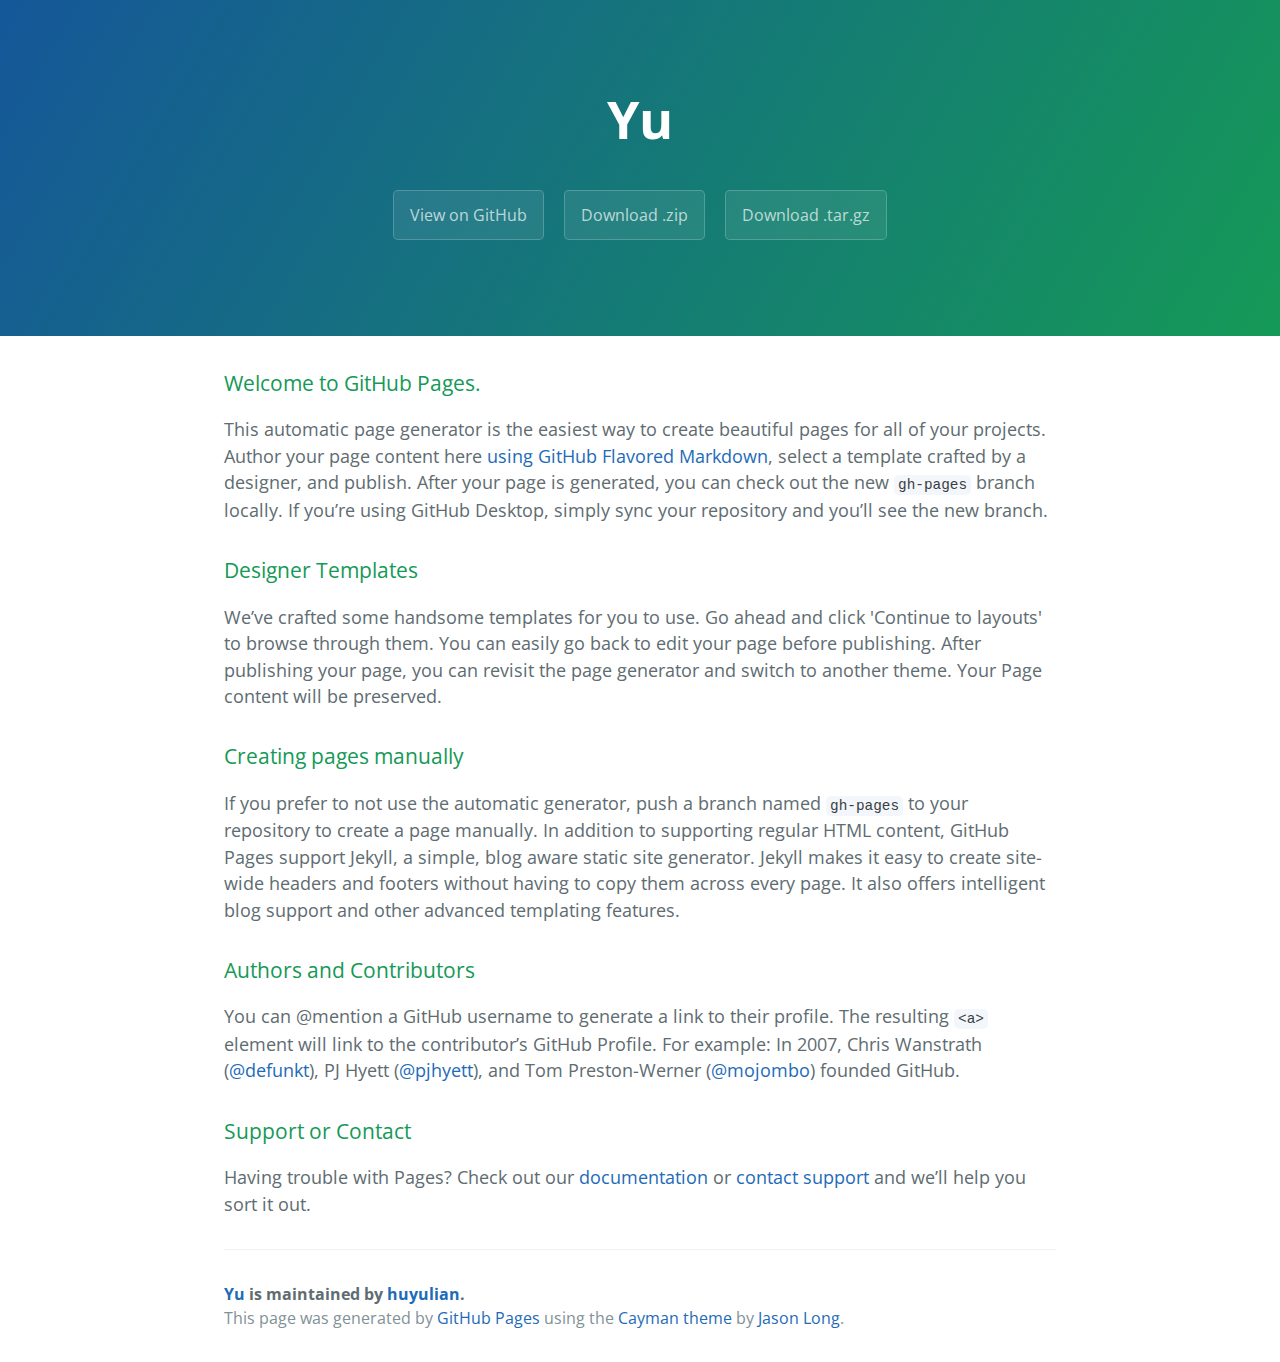
<file: index.html>
<!DOCTYPE html>
<html lang="en-us">
  <head>
    <meta charset="UTF-8">
    <title>Yu by huyulian</title>
    <meta name="viewport" content="width=device-width, initial-scale=1">
    <link rel="stylesheet" type="text/css" href="stylesheets/normalize.css" media="screen">
    <link href='https://fonts.googleapis.com/css?family=Open+Sans:400,700' rel='stylesheet' type='text/css'>
    <link rel="stylesheet" type="text/css" href="stylesheets/stylesheet.css" media="screen">
    <link rel="stylesheet" type="text/css" href="stylesheets/github-light.css" media="screen">
  </head>
  <body>
    <section class="page-header">
      <h1 class="project-name">Yu</h1>
      <h2 class="project-tagline"></h2>
      <a href="https://github.com/huyulian/yu" class="btn">View on GitHub</a>
      <a href="https://github.com/huyulian/yu/zipball/master" class="btn">Download .zip</a>
      <a href="https://github.com/huyulian/yu/tarball/master" class="btn">Download .tar.gz</a>
    </section>

    <section class="main-content">
      <h3>
<a id="welcome-to-github-pages" class="anchor" href="#welcome-to-github-pages" aria-hidden="true"><span aria-hidden="true" class="octicon octicon-link"></span></a>Welcome to GitHub Pages.</h3>

<p>This automatic page generator is the easiest way to create beautiful pages for all of your projects. Author your page content here <a href="https://guides.github.com/features/mastering-markdown/">using GitHub Flavored Markdown</a>, select a template crafted by a designer, and publish. After your page is generated, you can check out the new <code>gh-pages</code> branch locally. If you’re using GitHub Desktop, simply sync your repository and you’ll see the new branch.</p>

<h3>
<a id="designer-templates" class="anchor" href="#designer-templates" aria-hidden="true"><span aria-hidden="true" class="octicon octicon-link"></span></a>Designer Templates</h3>

<p>We’ve crafted some handsome templates for you to use. Go ahead and click 'Continue to layouts' to browse through them. You can easily go back to edit your page before publishing. After publishing your page, you can revisit the page generator and switch to another theme. Your Page content will be preserved.</p>

<h3>
<a id="creating-pages-manually" class="anchor" href="#creating-pages-manually" aria-hidden="true"><span aria-hidden="true" class="octicon octicon-link"></span></a>Creating pages manually</h3>

<p>If you prefer to not use the automatic generator, push a branch named <code>gh-pages</code> to your repository to create a page manually. In addition to supporting regular HTML content, GitHub Pages support Jekyll, a simple, blog aware static site generator. Jekyll makes it easy to create site-wide headers and footers without having to copy them across every page. It also offers intelligent blog support and other advanced templating features.</p>

<h3>
<a id="authors-and-contributors" class="anchor" href="#authors-and-contributors" aria-hidden="true"><span aria-hidden="true" class="octicon octicon-link"></span></a>Authors and Contributors</h3>

<p>You can @mention a GitHub username to generate a link to their profile. The resulting <code>&lt;a&gt;</code> element will link to the contributor’s GitHub Profile. For example: In 2007, Chris Wanstrath (<a href="https://github.com/defunkt" class="user-mention">@defunkt</a>), PJ Hyett (<a href="https://github.com/pjhyett" class="user-mention">@pjhyett</a>), and Tom Preston-Werner (<a href="https://github.com/mojombo" class="user-mention">@mojombo</a>) founded GitHub.</p>

<h3>
<a id="support-or-contact" class="anchor" href="#support-or-contact" aria-hidden="true"><span aria-hidden="true" class="octicon octicon-link"></span></a>Support or Contact</h3>

<p>Having trouble with Pages? Check out our <a href="https://help.github.com/pages">documentation</a> or <a href="https://github.com/contact">contact support</a> and we’ll help you sort it out.</p>

      <footer class="site-footer">
        <span class="site-footer-owner"><a href="https://github.com/huyulian/yu">Yu</a> is maintained by <a href="https://github.com/huyulian">huyulian</a>.</span>

        <span class="site-footer-credits">This page was generated by <a href="https://pages.github.com">GitHub Pages</a> using the <a href="https://github.com/jasonlong/cayman-theme">Cayman theme</a> by <a href="https://twitter.com/jasonlong">Jason Long</a>.</span>
      </footer>

    </section>

  
  </body>
</html>
</file>
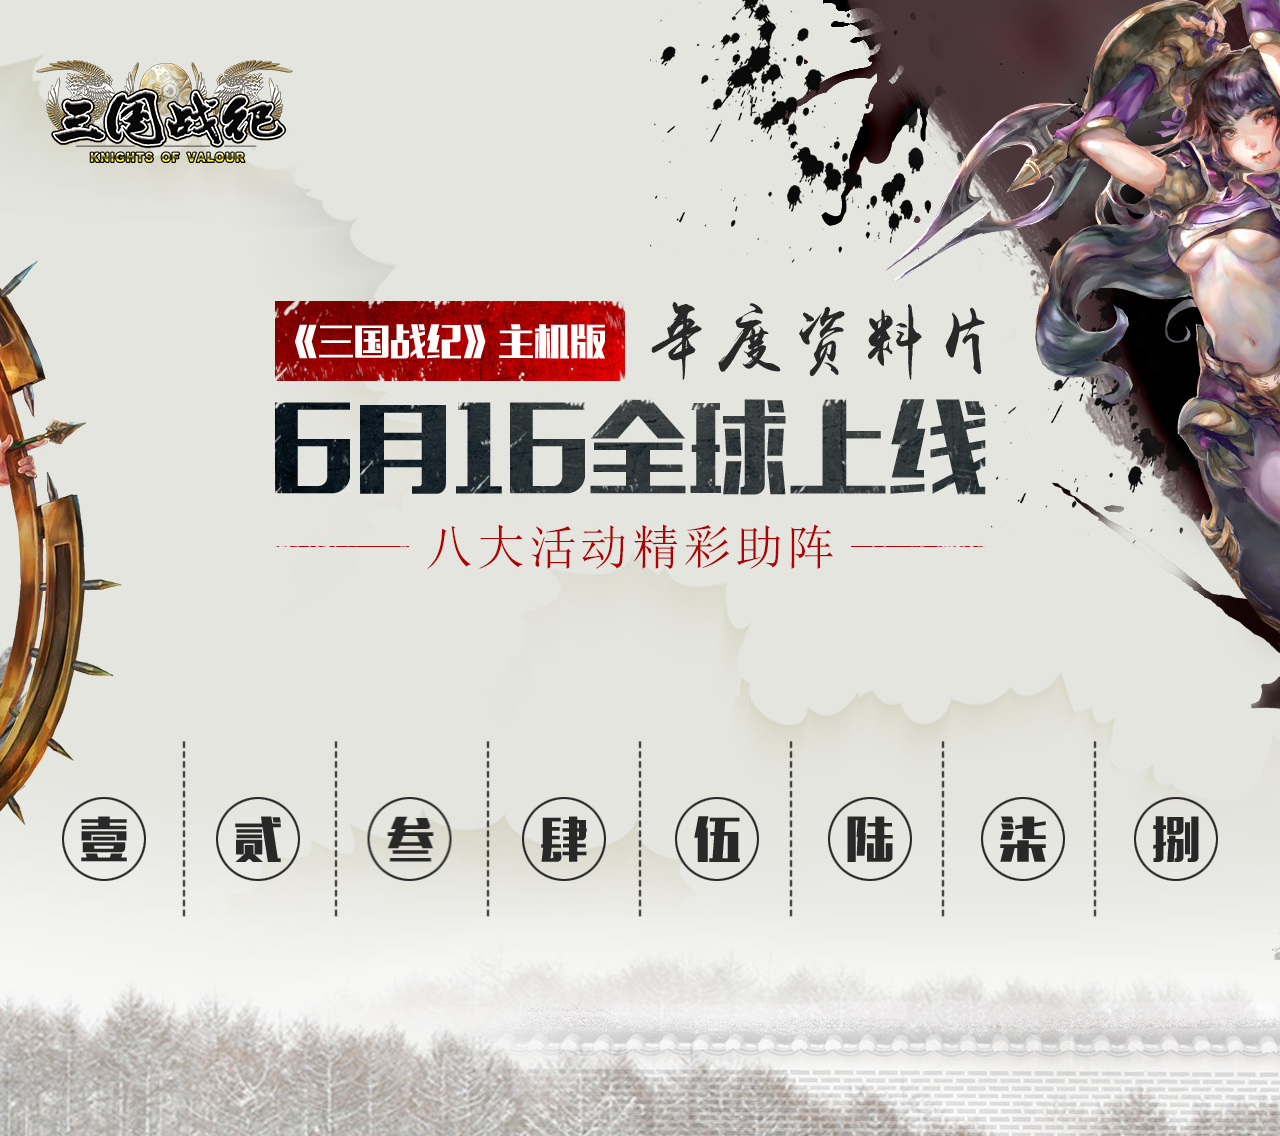
<file: active/html/index.html>
<!DOCTYPE html>
<html lang="en">
<head>
	<meta http-equiv="Content-Type" content="text/html; charset=utf-8" />
	<meta http-equiv="X-UA-Compatible" content="IE=edge,chrome=1">
	<title>国服活动</title>
	<link rel="stylesheet" type="text/css" href="../css/base.css">
	<link rel="stylesheet" type="text/css" href="../css/main.css">
</head>
<body>
	<div class="wrapper">
		<div class="content">
			<a href="javascript:;" class="logo">
				<img src="../images/logo.png" height="103" width="257">
			</a>
			<ul class="pg">
				<li class="list1" ><a href="pg1.html" ></a></li>
				<li class="list2" ><a href="pg2.html" ></a></li>
				<li class="list3" ><a href="pg3.html" ></a></li>
				<li class="list4"><a href="pg4.html" ></a></li>
				<li class="list5" ><a href="pg5.html" ></a></li>
				<li class="list6" ><a href="http://kov.mytvgame.com/kov/newscenter/acts/20160614/55235.html"  target="_blank"></a></li>
				<li class="list7" ><a href="pg7.html" ></a></li>
				<li class="list8"><a href="pg8.html" ></a></li>
			</ul>
		</div>
		<div class="bg">
			<div class="bg1"></div>
			<div class="bg2"></div>
			<div class="bg3"></div>
		</div>
	</div>
</body>
</html>
</file>
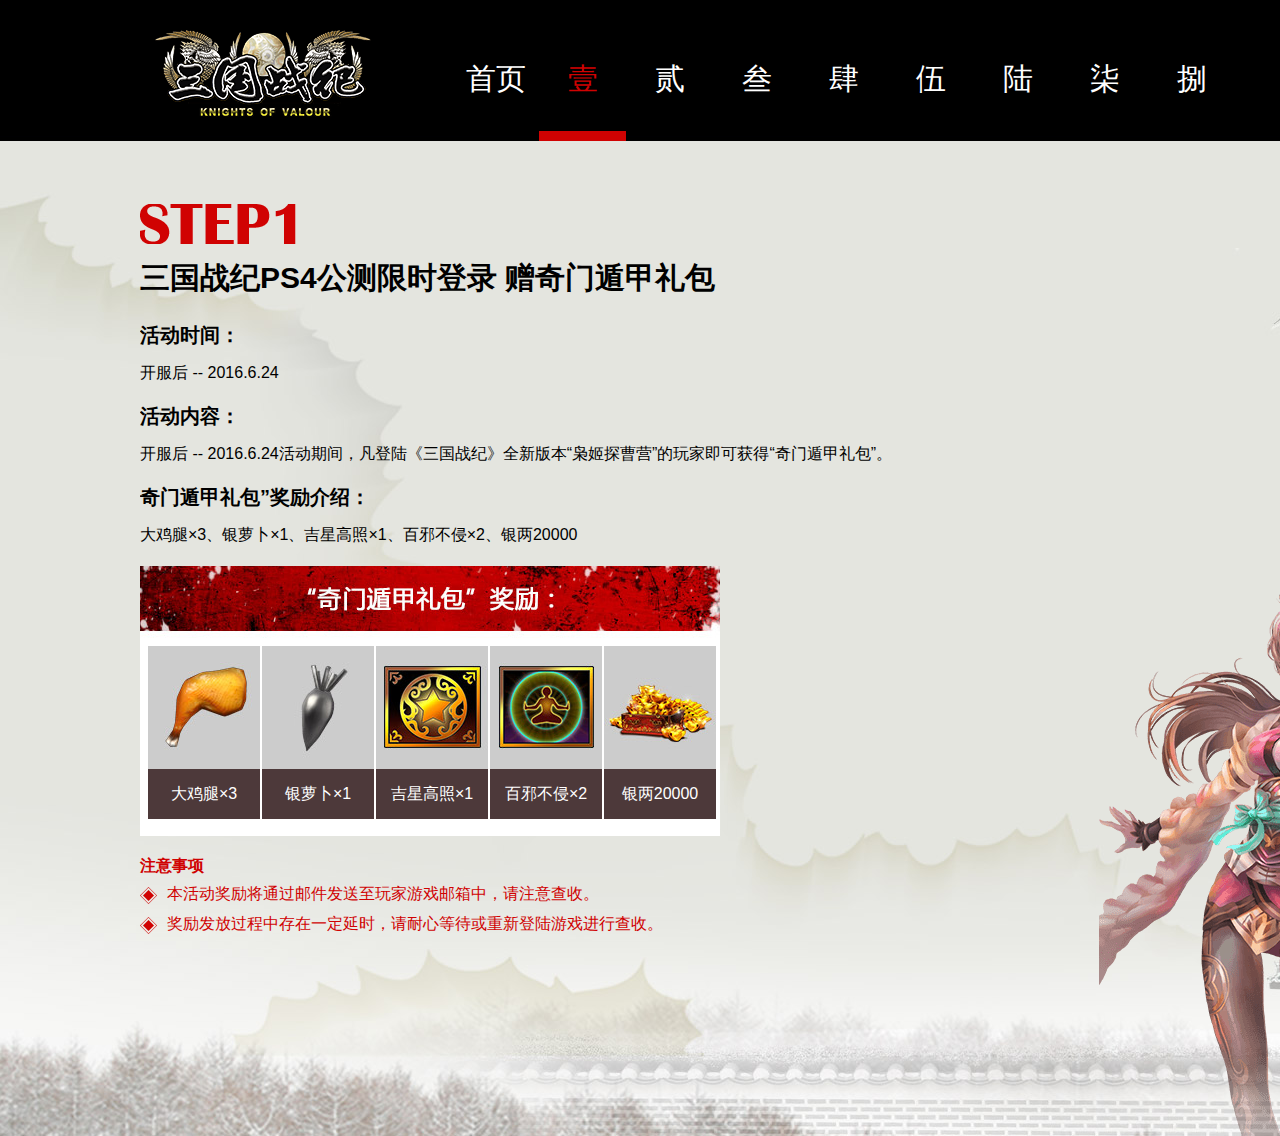
<file: active/html/pg1.html>
<!DOCTYPE html>
<html lang="en">
<head>
	<meta http-equiv="Content-Type" content="text/html; charset=utf-8" />
	<meta http-equiv="X-UA-Compatible" content="IE=edge,chrome=1">
	<title>国服活动</title>
	<link rel="stylesheet" type="text/css" href="../css/base.css">
	<link rel="stylesheet" type="text/css" href="../css/page.css">
</head>
<body>
	<div class="wrapper">
		<div class="content">
			<div class="header">
				<a href="javascript:;" class="logo">
					<img src="../images/pg_logo.png">
				</a>
				<ul class="mainnav ">
					<li><a href="index.html">首页</a></li>
					<li ><a href="pg1.html" class="current">壹</a></li>
					<li><a href="pg2.html" >贰</a></li>
					<li><a href="pg3.html">叁</a></li>
					<li><a href="pg4.html">肆</a></li>
					<li><a href="pg5.html">伍</a></li>
					<li><a href="http://kov.mytvgame.com/kov/newscenter/acts/20160614/55235.html"  target="_blank">陆</a></li>
					<li><a href="pg7.html">柒</a></li>
					<li><a href="pg8.html">捌</a></li>
				</ul>
			</div>
			<div class="center">
				<div class="title">
					<img src="../images/step1.png">
					<h1>三国战纪PS4公测限时登录 赠奇门遁甲礼包</h1>
				</div>
				<div class="active">
					<h4>活动时间：</h4>
					<p>开服后 -- 2016.6.24</p>
					<h4>活动内容：</h4>
					<p>开服后 -- 2016.6.24活动期间，凡登陆《三国战纪》全新版本“枭姬探曹营”的玩家即可获得“奇门遁甲礼包”。</p>
					<h4>奇门遁甲礼包”奖励介绍：</h4>
					<p>大鸡腿×3、银萝卜×1、吉星高照×1、百邪不侵×2、银两20000</p>
				</div>
				<div class="award">
					<ul class="award-list">
						<li class="list1">
							<p>大鸡腿×3</p>
						</li>
						<li class="list2">
							<p>银萝卜×1</p>
						</li>
						<li class="list3">
							<p>吉星高照×1</p>
						</li>
						<li class="list4">
							<p>百邪不侵×2</p>
						</li>
						<li class="list5">
							<p>银两20000</p>
						</li>
					</ul>
				</div>
				<div class="notice">
					<h6>注意事项</h6>
					<p><img src="../images/linxing.png"><span>本活动奖励将通过邮件发送至玩家游戏邮箱中，请注意查收。</span></p>
					<p><img src="../images/linxing.png"><span>奖励发放过程中存在一定延时，请耐心等待或重新登陆游戏进行查收。</span></p>
				</div>
			</div>
			<div class="character1">
			<img src="../images/bg2/character_01.png">
		</div>
		</div>
		<div class="bg">
			<div class="bg1"></div>
			<div class="bg2"></div>
			<div class="bg3"></div>
		</div>
		
	</div>
	<script type="text/javascript" src="../js/jquery.js"></script>
	<script type="text/javascript" >
		var $nav = $(".mainnav li a");
		$nav.hover(function(){
			if($(this).hasClass("current"))return;
			$nav.removeClass("current");
			$(this).addClass("current");
		},function(){
			$(this).removeClass("current");
		});
		$(".mainnav ").mouseout(function(){
			$nav.eq(1).addClass("current");
		})
	</script>
</body>
</html>
</file>
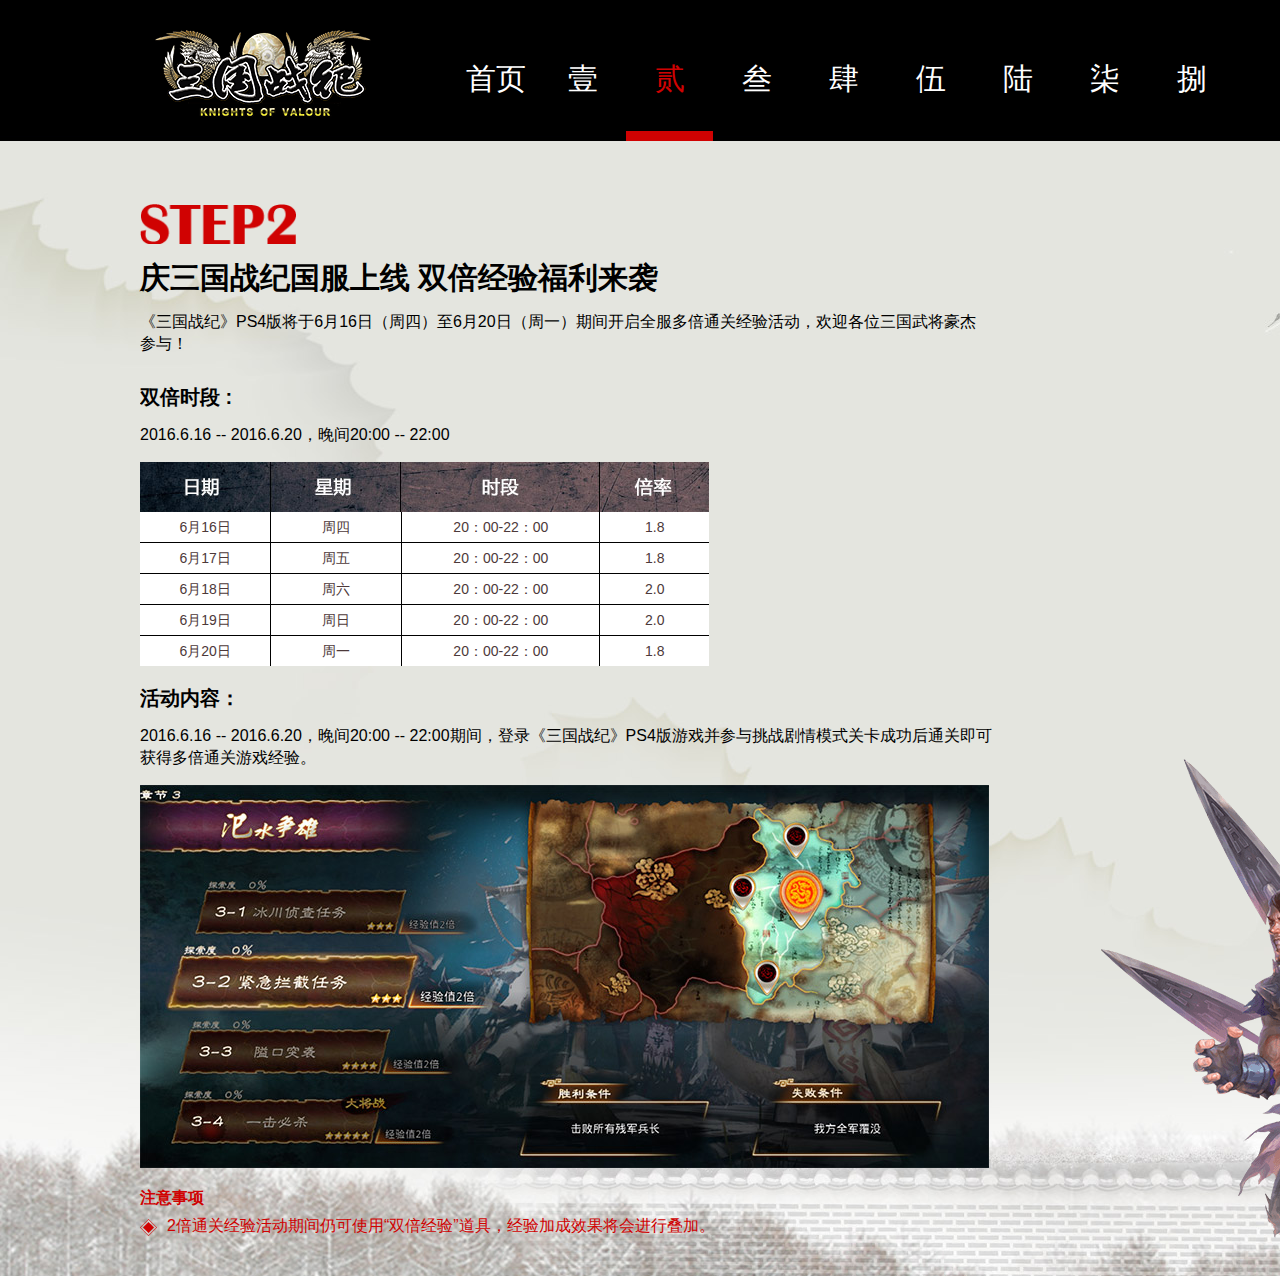
<file: active/html/pg2.html>
<!DOCTYPE html>
<html lang="en">
<head>
	<meta http-equiv="Content-Type" content="text/html; charset=utf-8" />
	<meta http-equiv="X-UA-Compatible" content="IE=edge,chrome=1">
	<title>国服活动</title>
	<link rel="stylesheet" type="text/css" href="../css/base.css">
	<link rel="stylesheet" type="text/css" href="../css/page.css">
</head>
<body>
	<div class="wrapper">
		<div class="content">
			<div class="header">
				<a href="javascript:;" class="logo">
					<img src="../images/pg_logo.png">
				</a>
				<ul class="mainnav">
					<li><a href="index.html">首页</a></li>
					<li ><a href="pg1.html">壹</a></li>
					<li><a href="pg2.html" class="current">贰</a></li>
					<li><a href="pg3.html">叁</a></li>
					<li><a href="pg4.html">肆</a></li>
					<li><a href="pg5.html">伍</a></li>
					<li><a href="http://kov.mytvgame.com/kov/newscenter/acts/20160614/55235.html"  target="_blank">陆</a></li>
					<li><a href="pg7.html">柒</a></li>
					<li><a href="pg8.html">捌</a></li>
				</ul>
			</div>
			<div class="center">
				<div class="title">
					<img src="../images/step2.png">
					<h1>庆三国战纪国服上线 双倍经验福利来袭</h1>
					<p>《三国战纪》PS4版将于6月16日（周四）至6月20日（周一）期间开启全服多倍通关经验活动，欢迎各位三国武将豪杰<br>参与！</p>
				</div>
				<div class="active">
					<h4>双倍时段 :</h4>
					<p>2016.6.16 -- 2016.6.20，晚间20:00 -- 22:00</p>
					<img src="../images/time-title.jpg" height="50" width="569">
					<table class="time-title">
						<tr>
							<td>6月16日</td>
							<td>周四</td>
							<td class="time-td">20：00-22：00</td>
							<td class="td-right">1.8</td>
						</tr>
						<tr>
							<td>6月17日</td>
							<td>周五</td>
							<td>20：00-22：00</td>
							<td class="td-right">1.8</td>
						</tr>
						<tr>
							<td>6月18日</td>
							<td>周六</td>
							<td>20：00-22：00</td>
							<td class="td-right">2.0</td>
						</tr>
						<tr>
							<td>6月19日</td>
							<td>周日</td>
							<td>20：00-22：00</td>
							<td class="td-right">2.0</td>
						</tr>
						<tr class="tr-bottom">
							<td>6月20日</td>
							<td>周一</td>
							<td>20：00-22：00</td>
							<td class="td-right">1.8</td>
						</tr>
					</table>
					<h4>活动内容：</h4>
					<p>2016.6.16 -- 2016.6.20，晚间20:00 -- 22:00期间，登录《三国战纪》PS4版游戏并参与挑战剧情模式关卡成功后通关即可<br>获得多倍通关游戏经验。</p>
					<img src="../images/pg2_area.jpg">
				</div>
				<div class="notice">
					<h6>注意事项</h6>
					<p><img src="../images/linxing.png"><span>2倍通关经验活动期间仍可使用“双倍经验”道具，经验加成效果将会进行叠加。</span></p>
				</div>
			</div>
			<div class="character2">
			<img src="../images/bg2/character_02.png">
		</div>
		</div>
		<div class="bg">
			<div class="bg4"></div>
			<div class="bg5"></div>
			<div class="bg6"></div>
		</div>
		
	</div>
	<script type="text/javascript" src="../js/jquery.js"></script>
	<script type="text/javascript" >
		var $nav = $(".mainnav li a");
		$nav.hover(function(){
			if($(this).hasClass("current"))return;
			$nav.removeClass("current");
			$(this).addClass("current");
		},function(){
			$(this).removeClass("current");
		});
		$(".mainnav ").mouseout(function(){
			$nav.eq(2).addClass("current");
		})
	</script>
</body>
</html>
</file>
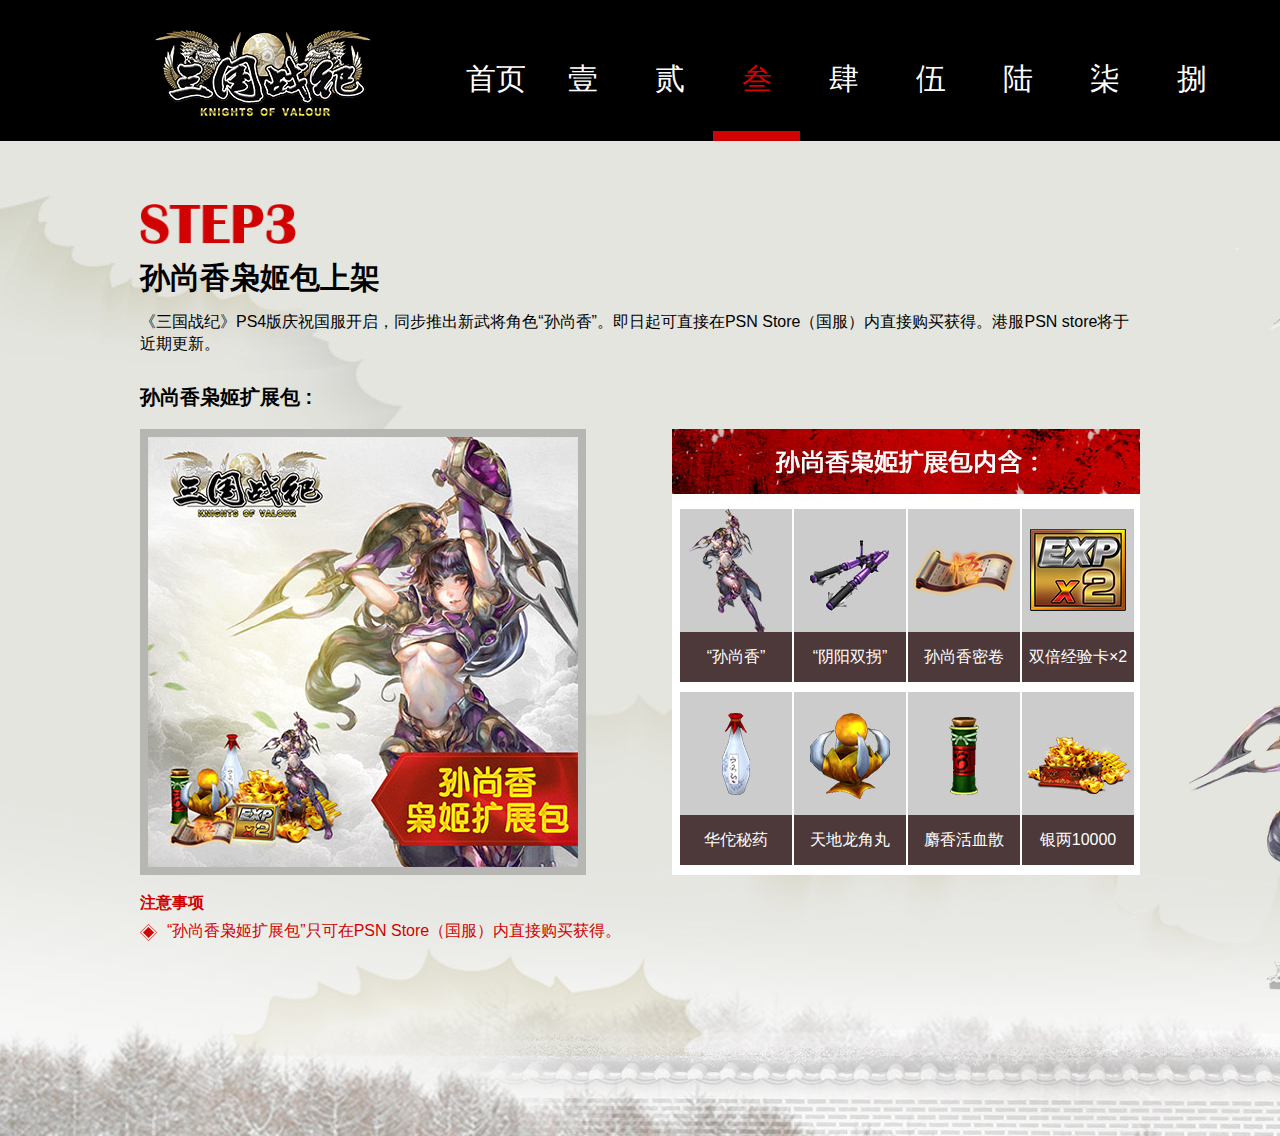
<file: active/html/pg3.html>
<!DOCTYPE html>
<html lang="en">
<head>
	<meta http-equiv="Content-Type" content="text/html; charset=utf-8" />
	<meta http-equiv="X-UA-Compatible" content="IE=edge,chrome=1">
	<title>国服活动</title>
	<link rel="stylesheet" type="text/css" href="../css/base.css">
	<link rel="stylesheet" type="text/css" href="../css/page.css">
</head>
<body>
	<div class="wrapper">
		<div class="content">
			<div class="header">
				<a href="javascript:;" class="logo">
					<img src="../images/pg_logo.png">
				</a>
				<ul class="mainnav">
					<li><a href="index.html">首页</a></li>
					<li ><a href="pg1.html" >壹</a></li>
					<li><a href="pg2.html">贰</a></li>
					<li><a href="pg3.html" class="current">叁</a></li>
					<li><a href="pg4.html">肆</a></li>
					<li><a href="pg5.html">伍</a></li>
					<li><a href="http://kov.mytvgame.com/kov/newscenter/acts/20160614/55235.html"  target="_blank">陆</a></li>
					<li><a href="pg7.html">柒</a></li>
					<li><a href="pg8.html">捌</a></li>
				</ul>
			</div>
			<div class="center">
				<div class="title">
					<img src="../images/step3.png">
					<h1>孙尚香枭姬包上架</h1>
					<p>《三国战纪》PS4版庆祝国服开启，同步推出新武将角色“孙尚香”。即日起可直接在PSN Store（国服）内直接购买获得。港服PSN store将于近期更新。</p>
				</div>
				<div class="bag-pg3">
					<h4>孙尚香枭姬扩展包 :</h4>
					<div class="pg3-bag">
						<div class="bag-left">
							<img src="../images/pg3_bag.jpg">
						</div>
						<div class="bag-right">
							<ul class="bag-list">
								<li>
									<img src="../images/pg3_01.jpg">
									<p>“孙尚香”</p>
									<div class="li-mark">
										<p>解锁获得速度型武将“孙尚香”</p>
									</div>
								</li>
								<li>
									<img src="../images/pg3_02.jpg">
									<p>“阴阳双拐”</p>
									<div class="li-mark">
										<p>孙尚香专属紫色品质武器</p>
									</div>
								</li>
								<li >
									<img src="../images/pg3_03.jpg">
									<p>孙尚香密卷</p>
									<div class="li-mark">
										<p class="mark-p-margin">孙尚香密卷，使用后可额外增加孙尚香可用技能点</p>
									</div>
								</li>
								<li >
									<img src="../images/pg3_04.jpg">
									<p>双倍经验卡×2</p>
									<div class="li-mark">
										<p class="mark-p-margin">双倍经验卡×2提供关卡通关双倍经验</p>
									</div>
								</li>
								<li class="li-two">
									<img src="../images/pg3_05.jpg">
									<p>华佗秘药</p>
									<div class="li-mark">
										<p class="mark-p-margin">瞬间恢复所有血量，并在一定时间内减少50%所受伤害</p>
									</div>
								</li>
								<li class="li-two">
									<img src="../images/pg3_06.jpg">
									<p>天地龙角丸</p>
									<div class="li-mark">
										<p>瞬间恢复所有血量和气力值</p>
									</div>
								</li>
								<li class="li-two">
									<img src="../images/pg3_07.jpg">
									<p>麝香活血散</p>
									<div class="li-mark">
										<p class="mark-p-margin">解除自己与队友的负面状态并恢复30%的血量</p>
									</div>
								</li>
								<li class="li-two">
									<img src="../images/pg3_08.jpg">
									<p>银两10000</p>
									<div class="li-mark">
										<p>银两100000</p>
									</div>
								</li>
							</ul>
						</div>
					</div>
				</div>
				<div class="notice">
					<h6>注意事项</h6>
					<p><img src="../images/linxing.png"><span>“孙尚香枭姬扩展包”只可在PSN Store（国服）内直接购买获得。</span></p>
				</div>
			</div>
			<div class="character3">
			<img src="../images/bg2/character_03.png">
		</div>
		</div>
		<div class="bg">
			<div class="bg1"></div>
			<div class="bg2"></div>
			<div class="bg3"></div>
		</div>
		
	</div>
	<script type="text/javascript" src="../js/jquery.js"></script>
	<script type="text/javascript">
	var $nav = $(".mainnav li a");
		$nav.hover(function(){
			if($(this).hasClass("current"))return;
			$nav.removeClass("current");
			$(this).addClass("current");
		},function(){
			$(this).removeClass("current");
		});
		$(".mainnav").mouseout(function(){
			$nav.eq(3).addClass("current");
		})
		$(".bag-list li").hover(function(){
			$(this).find("div").show();
		},function(){
			$(this).find("div").hide();
		});
	</script>
</body>
</html>
</file>
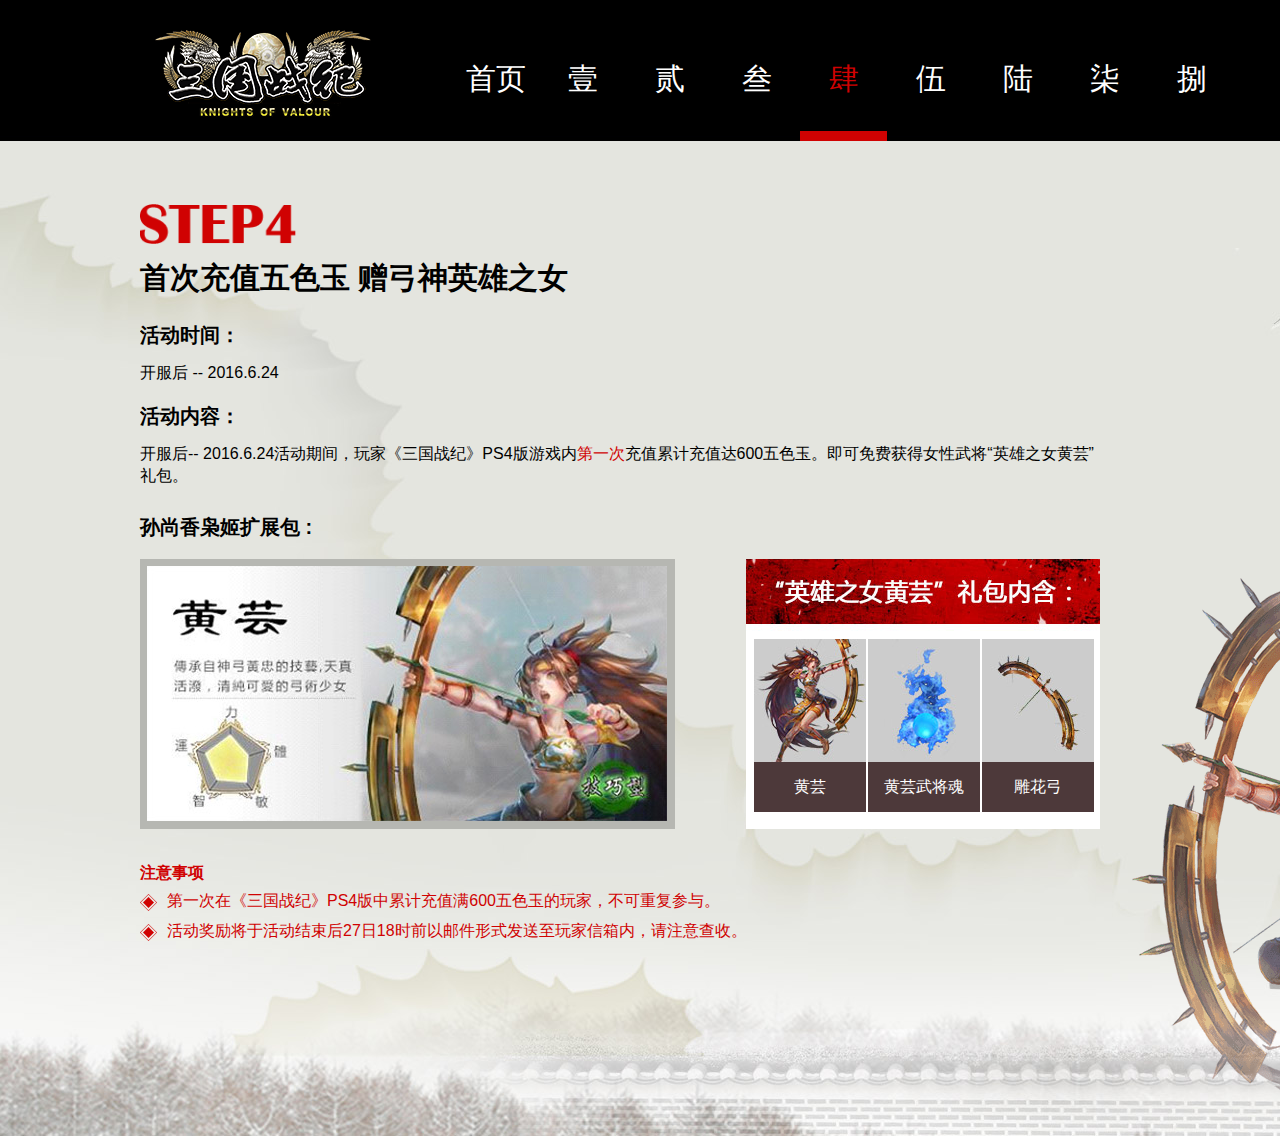
<file: active/html/pg4.html>
<!DOCTYPE html>
<html lang="en">
<head>
	<meta http-equiv="Content-Type" content="text/html; charset=utf-8" />
	<meta http-equiv="X-UA-Compatible" content="IE=edge,chrome=1">
	<title>国服活动</title>
	<link rel="stylesheet" type="text/css" href="../css/base.css">
	<link rel="stylesheet" type="text/css" href="../css/page.css">
</head>
<body>
	<div class="wrapper">
		<div class="content">
			<div class="header">
				<a href="javascript:;" class="logo">
					<img src="../images/pg_logo.png">
				</a>
				<ul class="mainnav">
					<li><a href="index.html">首页</a></li>
					<li ><a href="pg1.html" >壹</a></li>
					<li><a href="pg2.html">贰</a></li>
					<li><a href="pg3.html">叁</a></li>
					<li><a href="pg4.html" class="current">肆</a></li>
					<li><a href="pg5.html">伍</a></li>
					<li><a href="http://kov.mytvgame.com/kov/newscenter/acts/20160614/55235.html"  target="_blank">陆</a></li>
					<li><a href="pg7.html">柒</a></li>
					<li><a href="pg8.html">捌</a></li>
				</ul>
			</div>
			<div class="center">
				<div class="title">
					<img src="../images/step4.png">
					<h1>首次充值五色玉 赠弓神英雄之女</h1>
				</div>
				<div class="active">
					<h4>活动时间：</h4>
					<p>开服后 -- 2016.6.24</p>
					<h4>活动内容：</h4>
					<p>开服后-- 2016.6.24活动期间，玩家《三国战纪》PS4版游戏内<span>第一次</span>充值累计充值达600五色玉。即可免费获得女性武将“英雄之女黄芸”<br>礼包。</p>
				</div>
				<div class="bag-pg4">
					<h4>孙尚香枭姬扩展包 :</h4>
					<div class="pg4-bag">
						<div class="bag-left">
							<img src="../images/pg4_left.jpg">
						</div>
						<div class="bag-right">
							<ul class="bag-list">
								<li>
									<img src="../images/pg4_01.jpg">
									<p>黄芸</p>
									<div class="li-mark">
										<p>女性技巧型武将</p>
									</div>
								</li>
								<li>
									<img src="../images/pg4_02.jpg">
									<p>黄芸武将魂</p>
									<div class="li-mark">
										<p>黄芸武将魂×10</p>
									</div>
								</li>
								<li>
									<img src="../images/pg4_03.jpg">
									<p>雕花弓</p>
									<div class="li-mark">
										<p class="mark-p-margin1">黄芸专属武器——雕花弓（紫色品质）</p>
									</div>
								</li>
							</ul>
						</div>
					</div>
				</div>
				<div class="notice">
					<h6>注意事项</h6>
					<p><img src="../images/linxing.png"><span>第一次在《三国战纪》PS4版中累计充值满600五色玉的玩家，不可重复参与。</span></p>
					<p><img src="../images/linxing.png"><span>活动奖励将于活动结束后27日18时前以邮件形式发送至玩家信箱内，请注意查收。</span></p>
				</div>
			</div>
			<div class="character4">
			<img src="../images/bg2/character_04.png">
		</div>
		</div>
		<div class="bg">
			<div class="bg1"></div>
			<div class="bg2"></div>
			<div class="bg3"></div>
		</div>
		
	</div>
	<script type="text/javascript" src="../js/jquery.js"></script>
	<script type="text/javascript">
	var $nav = $(".mainnav li a");
		$nav.hover(function(){
			if($(this).hasClass("current"))return;
			$nav.removeClass("current");
			$(this).addClass("current");
		},function(){
			$(this).removeClass("current");
		});
		$(".mainnav ").mouseout(function(){
			$nav.eq(4).addClass("current");
		})
		$(".bag-list li").hover(function(){
			$(this).find("div").show();
		}, function(){
			$(this).find("div").hide();
		})
	</script>
</body>
</html>
</file>
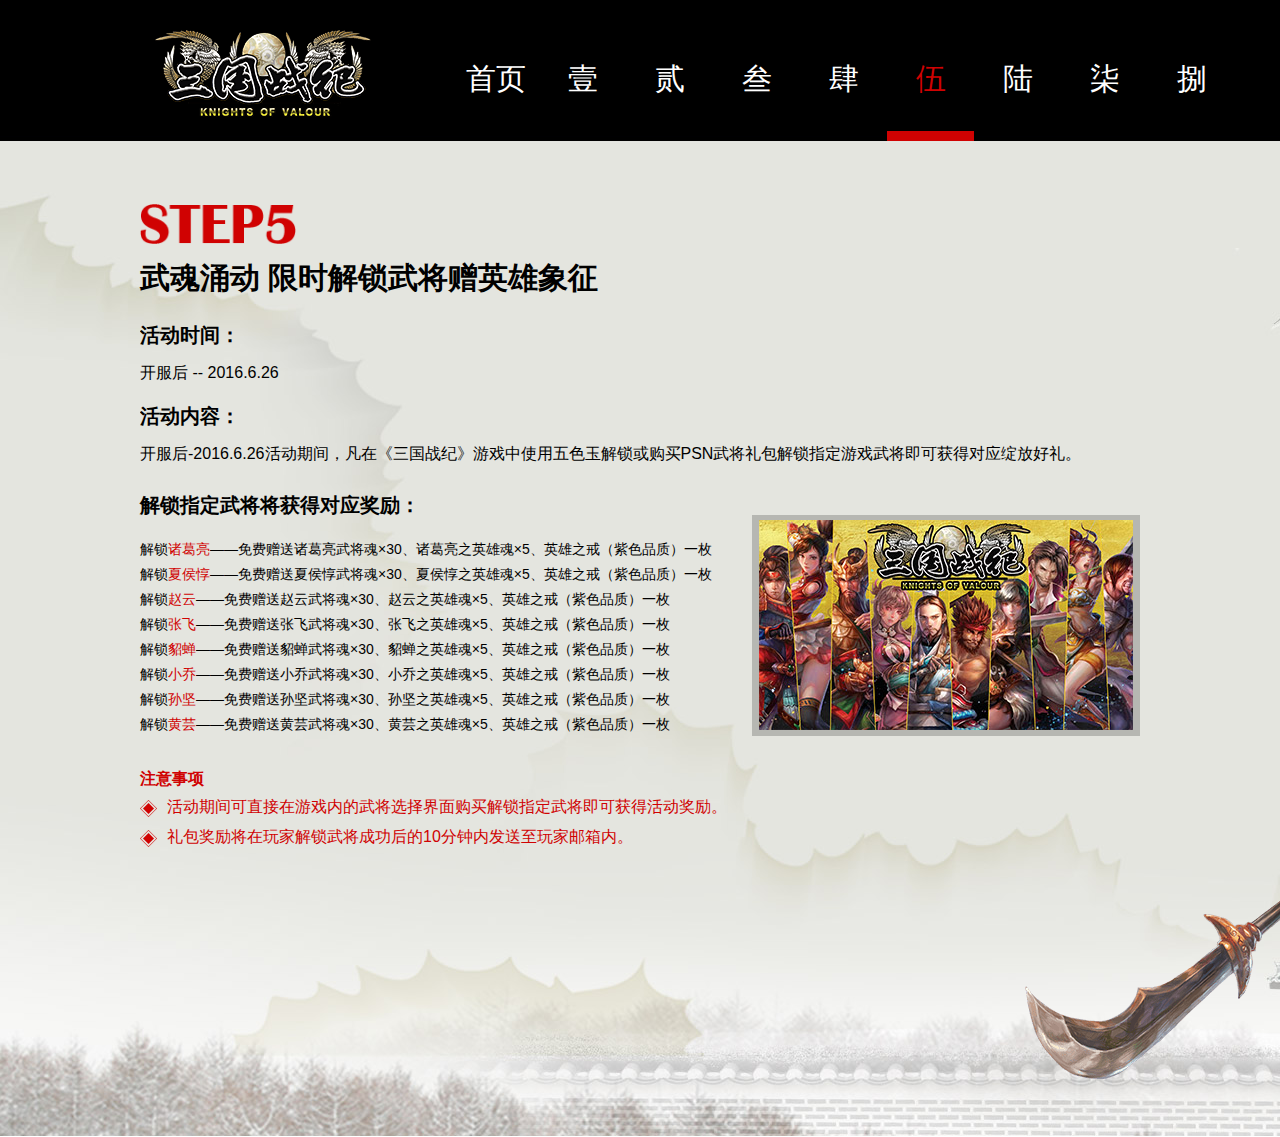
<file: active/html/pg5.html>
<!DOCTYPE html>
<html lang="en">
<head>
	<meta http-equiv="Content-Type" content="text/html; charset=utf-8" />
	<meta http-equiv="X-UA-Compatible" content="IE=edge,chrome=1">
	<title>国服活动</title>
	<link rel="stylesheet" type="text/css" href="../css/base.css">
	<link rel="stylesheet" type="text/css" href="../css/page.css">
</head>
<body>
	<div class="wrapper">
		<div class="content">
			<div class="header">
				<a href="javascript:;" class="logo">
					<img src="../images/pg_logo.png">
				</a>
				<ul class="mainnav">
					<li><a href="index.html">首页</a></li>
					<li ><a href="pg1.html" >壹</a></li>
					<li><a href="pg2.html">贰</a></li>
					<li><a href="pg3.html">叁</a></li>
					<li><a href="pg4.html">肆</a></li>
					<li><a href="pg5.html" class="current">伍</a></li>
					<li><a href="http://kov.mytvgame.com/kov/newscenter/acts/20160614/55235.html"  target="_blank">陆</a></li>
					<li><a href="pg7.html">柒</a></li>
					<li><a href="pg8.html">捌</a></li>
				</ul>
			</div>
			<div class="center">
				<div class="title">
					<img src="../images/step5.png">
					<h1>武魂涌动 限时解锁武将赠英雄象征</h1>
				</div>
				<div class="active">
					<h4>活动时间：</h4>
					<p>开服后 -- 2016.6.26</p>
					<h4>活动内容：</h4>
					<p>开服后-2016.6.26活动期间，凡在《三国战纪》游戏中使用五色玉解锁或购买PSN武将礼包解锁指定游戏武将即可获得对应绽放好礼。</p>
				</div>
					<div class="bag-pg5">
					<h4>解锁指定武将将获得对应奖励：</h4>
					<div class="pg5-bag">
						<div class="bag-left">
							<p>解锁<span>诸葛亮</span>——免费赠送诸葛亮武将魂×30、诸葛亮之英雄魂×5、英雄之戒（紫色品质）一枚</p>
							<p>解锁<span>夏侯惇</span>——免费赠送夏侯惇武将魂×30、夏侯惇之英雄魂×5、英雄之戒（紫色品质）一枚</p>
							<p>解锁<span>赵云</span>——免费赠送赵云武将魂×30、赵云之英雄魂×5、英雄之戒（紫色品质）一枚</p>
							<p>解锁<span>张飞</span>——免费赠送张飞武将魂×30、张飞之英雄魂×5、英雄之戒（紫色品质）一枚</p>
							<p>解锁<span>貂蝉</span>——免费赠送貂蝉武将魂×30、貂蝉之英雄魂×5、英雄之戒（紫色品质）一枚</p>
							<p>解锁<span>小乔</span>——免费赠送小乔武将魂×30、小乔之英雄魂×5、英雄之戒（紫色品质）一枚</p>
							<p>解锁<span>孙坚</span>——免费赠送孙坚武将魂×30、孙坚之英雄魂×5、英雄之戒（紫色品质）一枚</p>
							<p>解锁<span>黄芸</span>——免费赠送黄芸武将魂×30、黄芸之英雄魂×5、英雄之戒（紫色品质）一枚</p>
						</div>
						<div class="bag-right">
							<img src="../images/pg5.jpg" height="210" width="374">
						</div>
					</div>
				</div>
				<div class="notice">
					<h6>注意事项</h6>
					<p><img src="../images/linxing.png"><span>活动期间可直接在游戏内的武将选择界面购买解锁指定武将即可获得活动奖励。</span></p>
					<p><img src="../images/linxing.png"><span>礼包奖励将在玩家解锁武将成功后的10分钟内发送至玩家邮箱内。</span></p>
				</div>
			</div>
			<div class="character5">
			<img src="../images/bg2/character_05.png">
		</div>
		</div>
		<div class="bg">
			<div class="bg1"></div>
			<div class="bg2"></div>
			<div class="bg3"></div>
		</div>
		
	</div>
	<script type="text/javascript" src="../js/jquery.js"></script>
	<script type="text/javascript" >
		var $nav = $(".mainnav li a");
		$nav.hover(function(){
			if($(this).hasClass("current"))return;
			$nav.removeClass("current");
			$(this).addClass("current");
		},function(){
			$(this).removeClass("current");
		});
		$(".mainnav ").mouseout(function(){
			$nav.eq(5).addClass("current");
		})
	</script>
</body>
</html>
</file>
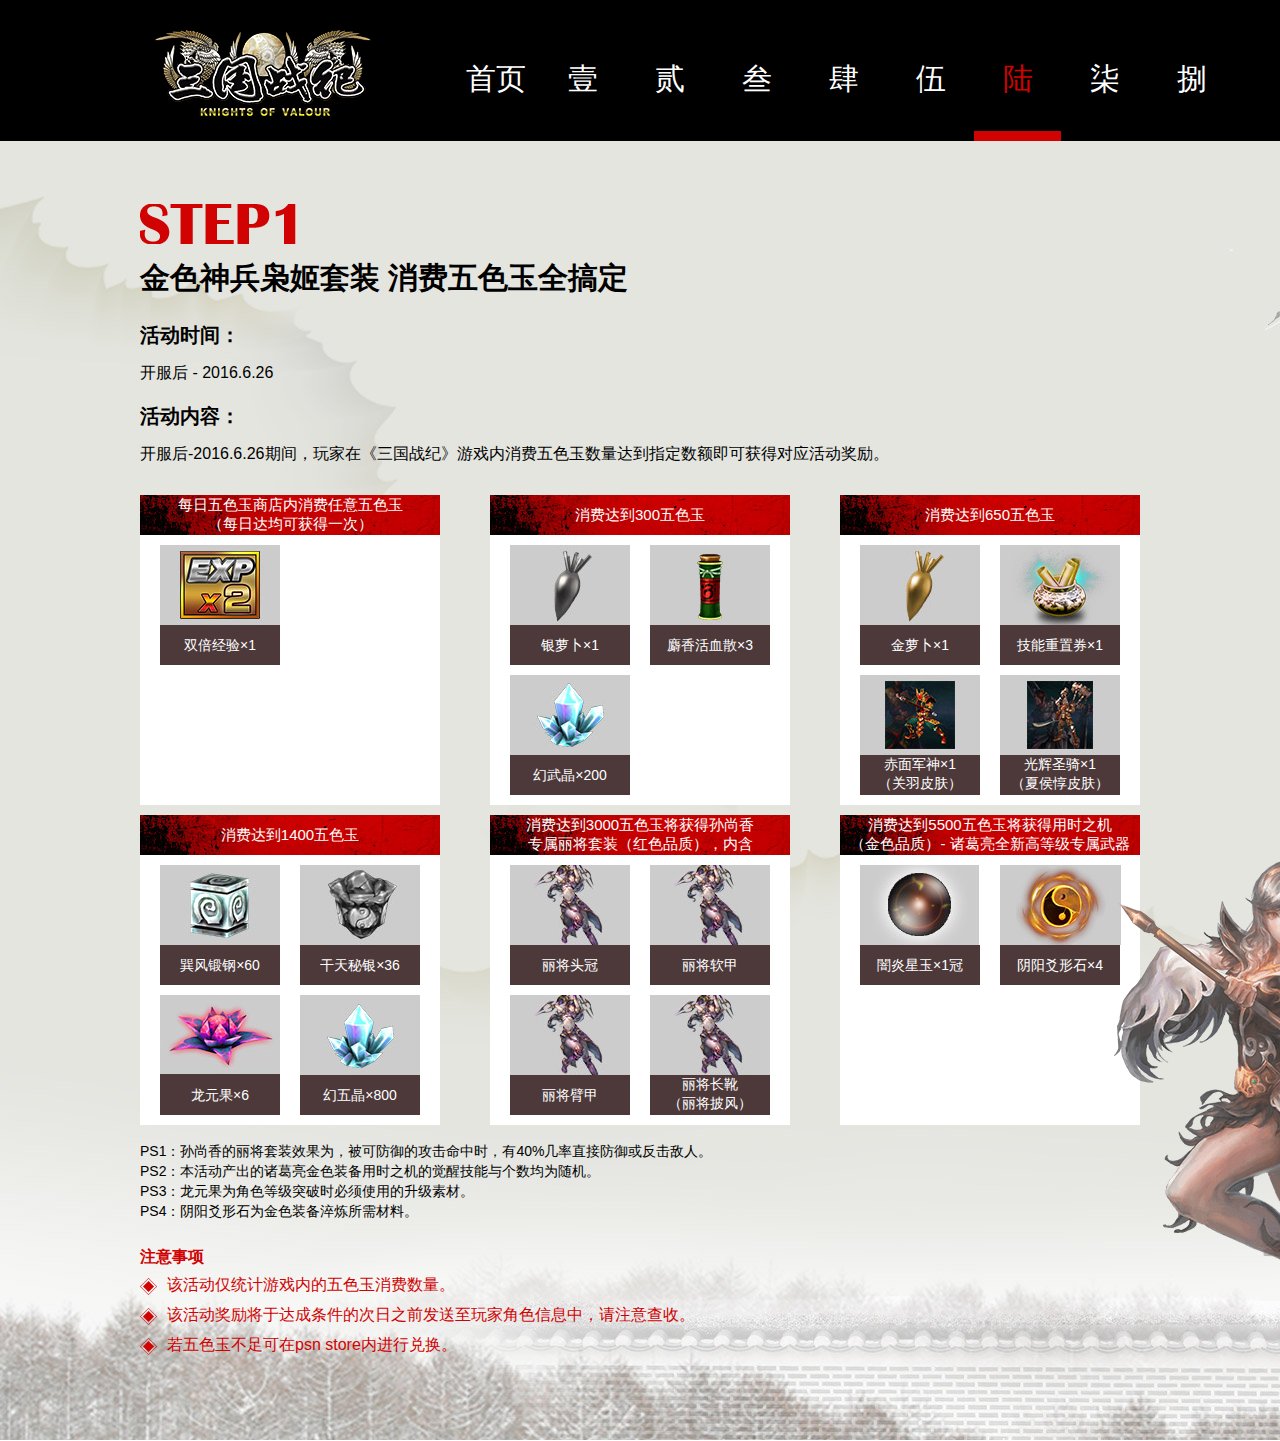
<file: active/html/pg6.html>
<!DOCTYPE html>
<html lang="en">
<head>
	<meta http-equiv="Content-Type" content="text/html; charset=utf-8" />
	<meta http-equiv="X-UA-Compatible" content="IE=edge,chrome=1">
	<title>国服活动</title>
	<link rel="stylesheet" type="text/css" href="../css/base.css">
	<link rel="stylesheet" type="text/css" href="../css/page.css">
</head>
<body>
	<div class="wrapper">
		<div class="content">
			<div class="header">
				<a href="javascript:;" class="logo">
					<img src="../images/pg_logo.png">
				</a>
				<ul class="mainnav">
					<li><a href="index.html">首页</a></li>
					<li ><a href="pg1.html" >壹</a></li>
					<li><a href="pg2.html">贰</a></li>
					<li><a href="pg3.html">叁</a></li>
					<li><a href="pg4.html">肆</a></li>
					<li><a href="pg5.html">伍</a></li>
					<li><a href="pg6.html" class="current">陆</a></li>
					<li><a href="pg7.html">柒</a></li>
					<li><a href="pg8.html" >捌</a></li>
				</ul>
			</div>
			<div class="center">
				<div class="title">
					<img src="../images/step1.png">
					<h1>金色神兵枭姬套装 消费五色玉全搞定</h1>
				</div>
				<div class="active">
					<h4>活动时间：</h4>
					<p>开服后 - 2016.6.26</p>
					<h4>活动内容：</h4>
					<p>开服后-2016.6.26期间，玩家在《三国战纪》游戏内消费五色玉数量达到指定数额即可获得对应活动奖励。</p>
				</div>
				<div class="bag-pg6">
					<div class="pg6-bag">
						<ul class="kind-list">
							<li>
								<p class="kind-title p-line">每日五色玉商店内消费任意五色玉<br>（每日达均可获得一次）</p>
								<ul class="pg6-award-list">
									<li>
										<img src="../images/pg6_01.jpg">
										<p>双倍经验×1</p>
									</li>
								</ul>
							</li>
							<li>
								<p class="kind-title">消费达到300五色玉</p>
								<ul class="pg6-award-list">
									<li>
										<img src="../images/pg6_02.jpg">
										<p>银萝卜×1</p>
									</li>
									<li>
										<img src="../images/pg6_03.jpg">
										<p>麝香活血散×3</p>
									</li>
									<li>
										<img src="../images/pg6_04.jpg">
										<p>幻武晶×200</p>
									</li>
								</ul>
							</li>
							<li class="li-right">
								<p class="kind-title">消费达到650五色玉</p>
								<ul class="pg6-award-list">
									<li>
										<img src="../images/pg6_05.jpg">
										<p>金萝卜×1</p>
									</li>
									<li>
										<img src="../images/pg6_07.jpg">
										<p>技能重置券×1</p>
									</li>
									<li>
										<img src="../images/pg6_15.jpg">
										<p class="p-line">赤面军神×1<br> （关羽皮肤）</p>
									</li>
									<li>
										<img src="../images/pg6_16.jpg">
										<p class="p-line">光辉圣骑×1 <br>（夏侯惇皮肤）</p>
									</li>
								</ul>
							</li>
							<li class="li-bottom">
								<p class="kind-title">消费达到1400五色玉</p>
								<ul class="pg6-award-list">
									<li>
										<img src="../images/pg6_10.jpg">
										<p>巽风锻钢×60</p>
									</li>
									<li>
										<img src="../images/pg6_11.jpg">
										<p>干天秘银×36</p>
									</li>
									<li>
										<img src="../images/pg6_12.jpg">
										<p>龙元果×6</p>
									</li>
									<li>
										<img src="../images/pg6_13.jpg">
										<p>幻五晶×800</p>
									</li>
								</ul>
							</li>
							<li class="li-bottom">
								<p class="kind-title p-line">消费达到3000五色玉将获得孙尚香<br>专属丽将套装（红色品质），内含</p>
								<ul class="pg6-award-list">
									<li>
										<img src="../images/pg6_14.jpg">
										<p>丽将头冠</p>
									</li>
									<li>
										<img src="../images/pg6_14.jpg">
										<p>丽将软甲</p>
									</li>
									<li>
										<img src="../images/pg6_14.jpg">
										<p >丽将臂甲</p>
									</li>
									<li>
										<img src="../images/pg6_14.jpg">
										<p class="p-line">丽将长靴 <br>（丽将披风）</p>
									</li>
								</ul>
							</li>
							<li class="li-right li-bottom">
								<p class="kind-title p-line">消费达到5500五色玉将获得用时之机<br>（金色品质）- 诸葛亮全新高等级专属武器</p>
								<ul class="pg6-award-list">
									<li>
										<img src="../images/pg6_18.jpg">
										<p>闇炎星玉×1冠</p>
									</li>
									<li>
										<img src="../images/pg6_19.jpg">
										<p>阴阳爻形石×4</p>
									</li>
								</ul>
							</li>
						</ul>
					</div>
				</div>
				<div class="desc">
					<p>PS1：孙尚香的丽将套装效果为，被可防御的攻击命中时，有40%几率直接防御或反击敌人。</p>
					<p>PS2：本活动产出的诸葛亮金色装备用时之机的觉醒技能与个数均为随机。</p>
					<p>PS3：龙元果为角色等级突破时必须使用的升级素材。</p>
					<p>PS4：阴阳爻形石为金色装备淬炼所需材料。</p>
				</div>
				<div class="notice">
					<h6>注意事项</h6>
					<p><img src="../images/linxing.png"><span>该活动仅统计游戏内的五色玉消费数量。</span></p>
					<p><img src="../images/linxing.png"><span>该活动奖励将于达成条件的次日之前发送至玩家角色信息中，请注意查收。</span></p>
					<p><img src="../images/linxing.png"><span>若五色玉不足可在psn store内进行兑换。</span></p>
				</div>
			</div>
			<div class="character6">
			<img src="../images/bg2/character_06.png">
		</div>
		</div>
		<div class="bg">
			<div class="bg10"></div>
			<div class="bg11"></div>
			<div class="bg12"></div>
		</div>
		
	</div>
	<script type="text/javascript" src="../js/jquery.js"></script>
	<script type="text/javascript" >
		var $nav = $(".mainnav li a");
		$nav.hover(function(){
			if($(this).hasClass("current"))return;
			$nav.removeClass("current");
			$(this).addClass("current");
		},function(){
			$(this).removeClass("current");
		});
		$(".mainnav ").mouseout(function(){
			$nav.eq(6).addClass("current");
		})
	</script>
</body>
</html>
</file>
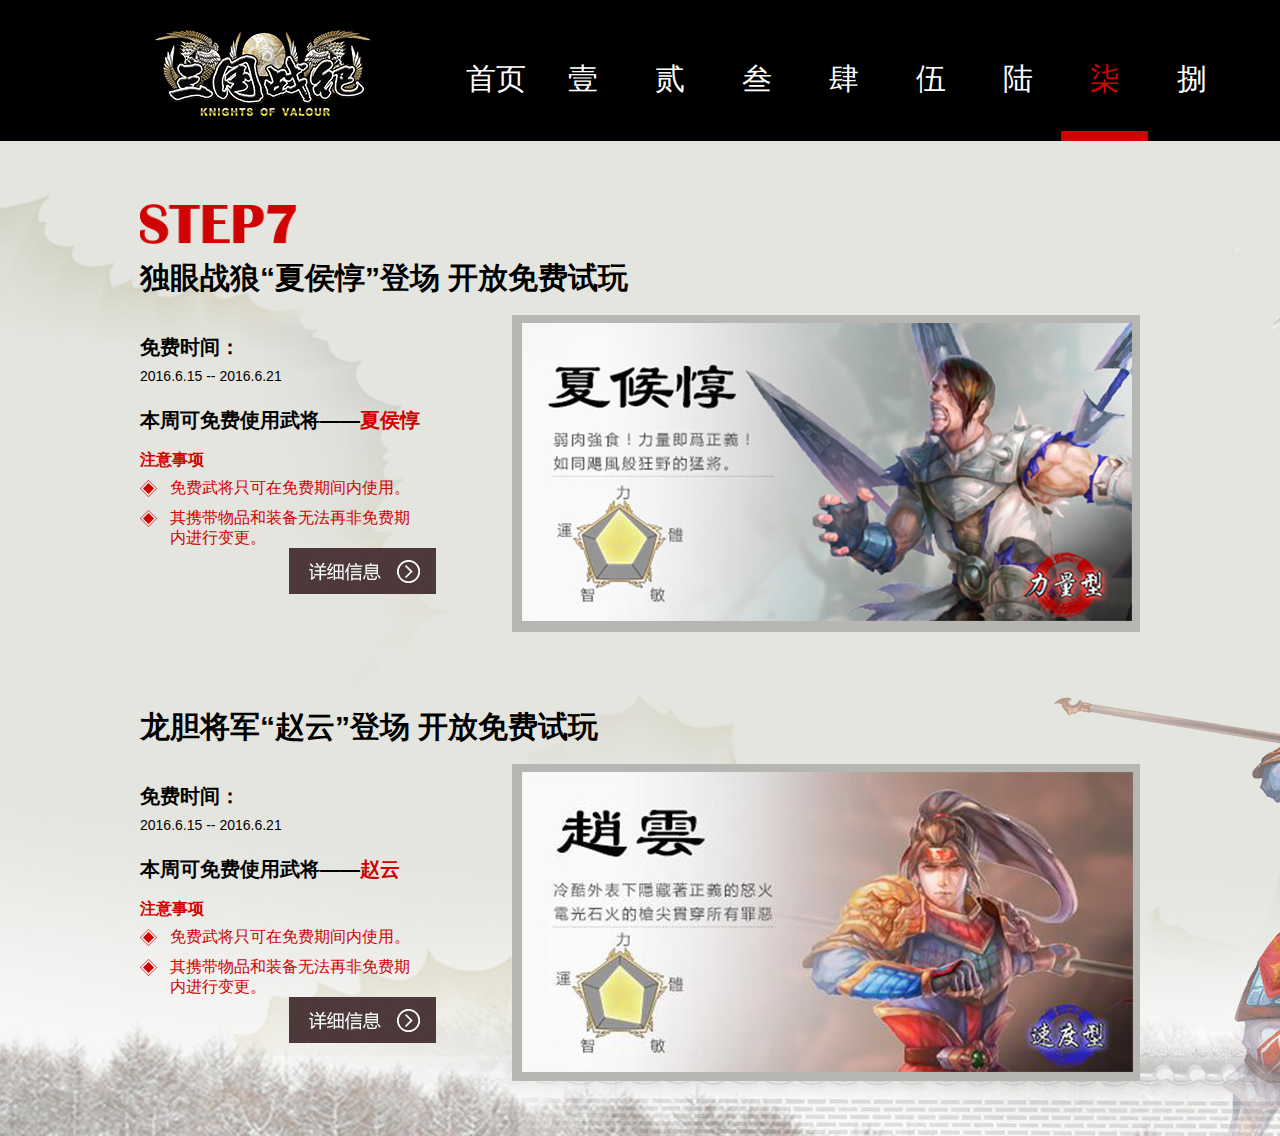
<file: active/html/pg7.html>
<!DOCTYPE html>
<html lang="en">
<head>
	<meta http-equiv="Content-Type" content="text/html; charset=utf-8" />
	<meta http-equiv="X-UA-Compatible" content="IE=edge,chrome=1">
	<title>国服活动</title>
	<link rel="stylesheet" type="text/css" href="../css/base.css">
	<link rel="stylesheet" type="text/css" href="../css/page.css">
</head>
<body>
	<div class="wrapper">
		<div class="content">
			<div class="header">
				<a href="javascript:;" class="logo">
					<img src="../images/pg_logo.png">
				</a>
				<ul class="mainnav">
					<li><a href="index.html">首页</a></li>
					<li ><a href="pg1.html" >壹</a></li>
					<li><a href="pg2.html">贰</a></li>
					<li><a href="pg3.html">叁</a></li>
					<li><a href="pg4.html">肆</a></li>
					<li><a href="pg5.html">伍</a></li>
					<li><a href="http://kov.mytvgame.com/kov/newscenter/acts/20160614/55235.html"  target="_blank">陆</a></li>
					<li><a href="pg7.html" class="current">柒</a></li>
					<li><a href="pg8.html">捌</a></li>
				</ul>
			</div>
			<div class="center">
				<div class="title">
					<img src="../images/step7.png">
					<h1>独眼战狼“夏侯惇”登场 开放免费试玩</h1>
				</div>
				<div class="bag-pg7">
					<div class="pg7-bag">
						<div class="bag-left">
							<h4>免费时间：</h4>
							<p class="time">2016.6.15 -- 2016.6.21</p>
							<h4>本周可免费使用武将——<span>夏侯惇</span></h4>
							<div class="notice-pg7">
								<h6>注意事项</h6>
								<img src="../images/linxing.png"><p>免费武将只可在免费期间内使用。</p>
								<img src="../images/linxing.png"><p>其携带物品和装备无法再非免费期内进行变更。</p>
							</div>
							<a href="http://kov.mytvgame.com/static/kov/act/wujiang_sub/index.html?pageIndex=9" class="look" target="_blank"></a>
						</div>
						<div class="bag-right">
							<img src="../images/pg7_01.jpg">
						</div>
					</div>
				</div>
				<h1 class="last-h1">龙胆将军“赵云”登场 开放免费试玩</h1>
				<div class="bag-pg7">
					<div class="pg7-bag">
						<div class="bag-left">
							<h4>免费时间：</h4>
							<p class="time">2016.6.15 -- 2016.6.21</p>
							<h4>本周可免费使用武将——<span>赵云</span></h4>
							<div class="notice-pg7">
								<h6>注意事项</h6>
								<img src="../images/linxing.png"><p>免费武将只可在免费期间内使用。</p>
								<img src="../images/linxing.png"><p>其携带物品和装备无法再非免费期内进行变更。</p>
							</div>
							<a href="http://kov.mytvgame.com/static/kov/act/wujiang_sub/index.html?pageIndex=8" class="look" target="_blank"></a>
						</div>
						<div class="bag-right">
							<img src="../images/pg7_2.jpg">
						</div>
					</div>
				</div>
			</div>
			<div class="character7">
			<img src="../images/bg2/character_07.png">
		</div>
		</div>
		<div class="bg">
			<div class="bg1"></div>
			<div class="bg2"></div>
			<div class="bg3"></div>
		</div>
		
	</div>
	<script type="text/javascript" src="../js/jquery.js"></script>
	<script type="text/javascript" >
		var $nav = $(".mainnav li a");
		$nav.hover(function(){
			if($(this).hasClass("current"))return;
			$nav.removeClass("current");
			$(this).addClass("current");
		},function(){
			$(this).removeClass("current");
		});
		$(".mainnav").mouseout(function(){
			$nav.eq(7).addClass("current");
		})
	</script>
</body>
</html>
</file>
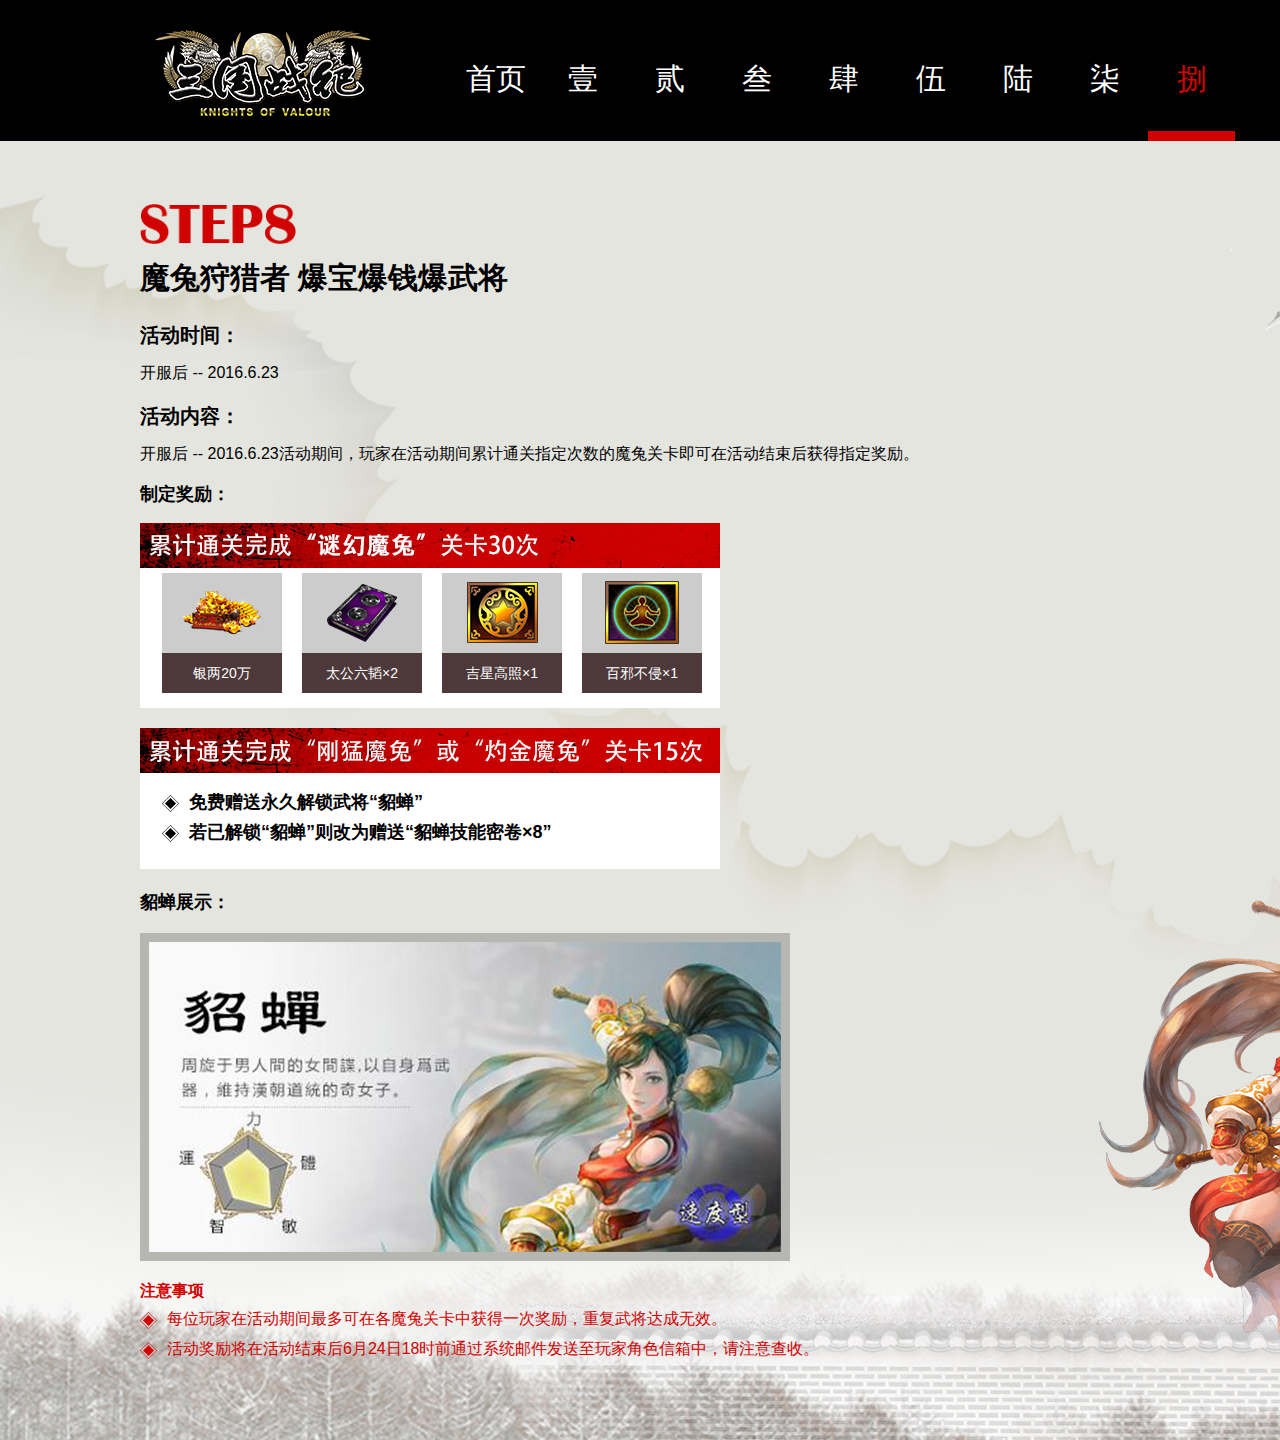
<file: active/html/pg8.html>
<!DOCTYPE html>
<html lang="en">
<head>
	<meta http-equiv="Content-Type" content="text/html; charset=utf-8" />
	<meta http-equiv="X-UA-Compatible" content="IE=edge,chrome=1">
	<title>国服活动</title>
	<link rel="stylesheet" type="text/css" href="../css/base.css">
	<link rel="stylesheet" type="text/css" href="../css/page.css">
</head>
<body>
	<div class="wrapper">
		<div class="content">
			<div class="header">
				<a href="javascript:;" class="logo">
					<img src="../images/pg_logo.png">
				</a>
				<ul class="mainnav">
					<li><a href="index.html">首页</a></li>
					<li ><a href="pg1.html" >壹</a></li>
					<li><a href="pg2.html">贰</a></li>
					<li><a href="pg3.html">叁</a></li>
					<li><a href="pg4.html">肆</a></li>
					<li><a href="pg5.html">伍</a></li>
					<li><a href="http://kov.mytvgame.com/kov/newscenter/acts/20160614/55235.html"  target="_blank">陆</a></li>
					<li><a href="pg7.html">柒</a></li>
					<li><a href="pg8.html" class="current">捌</a></li>
				</ul>
			</div>
			<div class="center">
				<div class="title">
					<img src="../images/step8.png">
					<h1>魔兔狩猎者 爆宝爆钱爆武将</h1>
				</div>
				<div class="active">
					<h4>活动时间：</h4>
					<p>开服后 -- 2016.6.23</p>
					<h4>活动内容：</h4>
					<p>开服后 -- 2016.6.23活动期间，玩家在活动期间累计通关指定次数的魔兔关卡即可在活动结束后获得指定奖励。</p>
				</div>
				<h5 class="show-title">制定奖励：</h5>
				<div class="bag-pg8">
					<div class="pg8-bag">
						<div class="bag-left">
							<ul class="bag-list">
								<li>
									<img src="../images/pg8_01.jpg">
									<p>银两20万</p>
								</li>
								<li>
									<img src="../images/pg8_02.jpg">
									<p>太公六韬×2</p>
								</li>
								<li>
									<img src="../images/pg8_03.jpg">
									<p>吉星高照×1</p>
								</li>
								<li class="li-right">
									<img src="../images/pg8_04.jpg">
									<p>百邪不侵×1</p>
								</li>
							</ul>
						</div>
						<div class="bag-right">
							<ul class="bag-list">
								<div class="notice pg8-notice-p">
								<p><img src="../images/xing.png"><span>免费赠送永久解锁武将“貂蝉”</span></p>
								<p><img src="../images/xing.png"><span>若已解锁“貂蝉”则改为赠送“貂蝉技能密卷×8”</span></p>
				</div>
							</ul>
						</div>
					</div>
				</div>
				<h5 class="show-title">貂蝉展示：</h5>
				<div class="show">
					<img src="../images/pg8.jpg">
				</div>
				<div class="notice">
					<h6>注意事项</h6>
					<p><img src="../images/linxing.png"><span>每位玩家在活动期间最多可在各魔兔关卡中获得一次奖励，重复武将达成无效。</span></p>
					<p><img src="../images/linxing.png"><span>活动奖励将在活动结束后6月24日18时前通过系统邮件发送至玩家角色信箱中，请注意查收。</span></p>
				</div>
			</div>
			<div class="character8">
			<img src="../images/bg2/character_08.png">
		</div>
		</div>
		<div class="bg">
			<div class="bg10"></div>
			<div class="bg11"></div>
			<div class="bg12"></div>
		</div>
		
	</div>
	<script type="text/javascript" src="../js/jquery.js"></script>
	<script type="text/javascript" >
		var $nav = $(".mainnav li a");
		$nav.hover(function(){
			if($(this).hasClass("current"))return;
			$nav.removeClass("current");
			$(this).addClass("current");
		},function(){
			$(this).removeClass("current");
		});
		$(".mainnav ").mouseout(function(){
			$nav.eq(8).addClass("current");
		})
	</script>
</body>
</html>
</file>
<file: stylesheets/stylesheet.css>
* {
  box-sizing: border-box; }

body {
  padding: 0;
  margin: 0;
  font-family: "Open Sans", "Helvetica Neue", Helvetica, Arial, sans-serif;
  font-size: 16px;
  line-height: 1.5;
  color: #606c71; }

a {
  color: #1e6bb8;
  text-decoration: none; }
  a:hover {
    text-decoration: underline; }

.btn {
  display: inline-block;
  margin-bottom: 1rem;
  color: rgba(255, 255, 255, 0.7);
  background-color: rgba(255, 255, 255, 0.08);
  border-color: rgba(255, 255, 255, 0.2);
  border-style: solid;
  border-width: 1px;
  border-radius: 0.3rem;
  transition: color 0.2s, background-color 0.2s, border-color 0.2s; }
  .btn + .btn {
    margin-left: 1rem; }

.btn:hover {
  color: rgba(255, 255, 255, 0.8);
  text-decoration: none;
  background-color: rgba(255, 255, 255, 0.2);
  border-color: rgba(255, 255, 255, 0.3); }

@media screen and (min-width: 64em) {
  .btn {
    padding: 0.75rem 1rem; } }

@media screen and (min-width: 42em) and (max-width: 64em) {
  .btn {
    padding: 0.6rem 0.9rem;
    font-size: 0.9rem; } }

@media screen and (max-width: 42em) {
  .btn {
    display: block;
    width: 100%;
    padding: 0.75rem;
    font-size: 0.9rem; }
    .btn + .btn {
      margin-top: 1rem;
      margin-left: 0; } }

.page-header {
  color: #fff;
  text-align: center;
  background-color: #159957;
  background-image: linear-gradient(120deg, #155799, #159957); }

@media screen and (min-width: 64em) {
  .page-header {
    padding: 5rem 6rem; } }

@media screen and (min-width: 42em) and (max-width: 64em) {
  .page-header {
    padding: 3rem 4rem; } }

@media screen and (max-width: 42em) {
  .page-header {
    padding: 2rem 1rem; } }

.project-name {
  margin-top: 0;
  margin-bottom: 0.1rem; }

@media screen and (min-width: 64em) {
  .project-name {
    font-size: 3.25rem; } }

@media screen and (min-width: 42em) and (max-width: 64em) {
  .project-name {
    font-size: 2.25rem; } }

@media screen and (max-width: 42em) {
  .project-name {
    font-size: 1.75rem; } }

.project-tagline {
  margin-bottom: 2rem;
  font-weight: normal;
  opacity: 0.7; }

@media screen and (min-width: 64em) {
  .project-tagline {
    font-size: 1.25rem; } }

@media screen and (min-width: 42em) and (max-width: 64em) {
  .project-tagline {
    font-size: 1.15rem; } }

@media screen and (max-width: 42em) {
  .project-tagline {
    font-size: 1rem; } }

.main-content :first-child {
  margin-top: 0; }
.main-content img {
  max-width: 100%; }
.main-content h1, .main-content h2, .main-content h3, .main-content h4, .main-content h5, .main-content h6 {
  margin-top: 2rem;
  margin-bottom: 1rem;
  font-weight: normal;
  color: #159957; }
.main-content p {
  margin-bottom: 1em; }
.main-content code {
  padding: 2px 4px;
  font-family: Consolas, "Liberation Mono", Menlo, Courier, monospace;
  font-size: 0.9rem;
  color: #383e41;
  background-color: #f3f6fa;
  border-radius: 0.3rem; }
.main-content pre {
  padding: 0.8rem;
  margin-top: 0;
  margin-bottom: 1rem;
  font: 1rem Consolas, "Liberation Mono", Menlo, Courier, monospace;
  color: #567482;
  word-wrap: normal;
  background-color: #f3f6fa;
  border: solid 1px #dce6f0;
  border-radius: 0.3rem; }
  .main-content pre > code {
    padding: 0;
    margin: 0;
    font-size: 0.9rem;
    color: #567482;
    word-break: normal;
    white-space: pre;
    background: transparent;
    border: 0; }
.main-content .highlight {
  margin-bottom: 1rem; }
  .main-content .highlight pre {
    margin-bottom: 0;
    word-break: normal; }
.main-content .highlight pre, .main-content pre {
  padding: 0.8rem;
  overflow: auto;
  font-size: 0.9rem;
  line-height: 1.45;
  border-radius: 0.3rem; }
.main-content pre code, .main-content pre tt {
  display: inline;
  max-width: initial;
  padding: 0;
  margin: 0;
  overflow: initial;
  line-height: inherit;
  word-wrap: normal;
  background-color: transparent;
  border: 0; }
  .main-content pre code:before, .main-content pre code:after, .main-content pre tt:before, .main-content pre tt:after {
    content: normal; }
.main-content ul, .main-content ol {
  margin-top: 0; }
.main-content blockquote {
  padding: 0 1rem;
  margin-left: 0;
  color: #819198;
  border-left: 0.3rem solid #dce6f0; }
  .main-content blockquote > :first-child {
    margin-top: 0; }
  .main-content blockquote > :last-child {
    margin-bottom: 0; }
.main-content table {
  display: block;
  width: 100%;
  overflow: auto;
  word-break: normal;
  word-break: keep-all; }
  .main-content table th {
    font-weight: bold; }
  .main-content table th, .main-content table td {
    padding: 0.5rem 1rem;
    border: 1px solid #e9ebec; }
.main-content dl {
  padding: 0; }
  .main-content dl dt {
    padding: 0;
    margin-top: 1rem;
    font-size: 1rem;
    font-weight: bold; }
  .main-content dl dd {
    padding: 0;
    margin-bottom: 1rem; }
.main-content hr {
  height: 2px;
  padding: 0;
  margin: 1rem 0;
  background-color: #eff0f1;
  border: 0; }

@media screen and (min-width: 64em) {
  .main-content {
    max-width: 64rem;
    padding: 2rem 6rem;
    margin: 0 auto;
    font-size: 1.1rem; } }

@media screen and (min-width: 42em) and (max-width: 64em) {
  .main-content {
    padding: 2rem 4rem;
    font-size: 1.1rem; } }

@media screen and (max-width: 42em) {
  .main-content {
    padding: 2rem 1rem;
    font-size: 1rem; } }

.site-footer {
  padding-top: 2rem;
  margin-top: 2rem;
  border-top: solid 1px #eff0f1; }

.site-footer-owner {
  display: block;
  font-weight: bold; }

.site-footer-credits {
  color: #819198; }

@media screen and (min-width: 64em) {
  .site-footer {
    font-size: 1rem; } }

@media screen and (min-width: 42em) and (max-width: 64em) {
  .site-footer {
    font-size: 1rem; } }

@media screen and (max-width: 42em) {
  .site-footer {
    font-size: 0.9rem; } }
</file>
<file: stylesheets/github-light.css>
/*
The MIT License (MIT)

Copyright (c) 2016 GitHub, Inc.

Permission is hereby granted, free of charge, to any person obtaining a copy
of this software and associated documentation files (the "Software"), to deal
in the Software without restriction, including without limitation the rights
to use, copy, modify, merge, publish, distribute, sublicense, and/or sell
copies of the Software, and to permit persons to whom the Software is
furnished to do so, subject to the following conditions:

The above copyright notice and this permission notice shall be included in all
copies or substantial portions of the Software.

THE SOFTWARE IS PROVIDED "AS IS", WITHOUT WARRANTY OF ANY KIND, EXPRESS OR
IMPLIED, INCLUDING BUT NOT LIMITED TO THE WARRANTIES OF MERCHANTABILITY,
FITNESS FOR A PARTICULAR PURPOSE AND NONINFRINGEMENT. IN NO EVENT SHALL THE
AUTHORS OR COPYRIGHT HOLDERS BE LIABLE FOR ANY CLAIM, DAMAGES OR OTHER
LIABILITY, WHETHER IN AN ACTION OF CONTRACT, TORT OR OTHERWISE, ARISING FROM,
OUT OF OR IN CONNECTION WITH THE SOFTWARE OR THE USE OR OTHER DEALINGS IN THE
SOFTWARE.

*/

.pl-c /* comment */ {
  color: #969896;
}

.pl-c1 /* constant, variable.other.constant, support, meta.property-name, support.constant, support.variable, meta.module-reference, markup.raw, meta.diff.header */,
.pl-s .pl-v /* string variable */ {
  color: #0086b3;
}

.pl-e /* entity */,
.pl-en /* entity.name */ {
  color: #795da3;
}

.pl-smi /* variable.parameter.function, storage.modifier.package, storage.modifier.import, storage.type.java, variable.other */,
.pl-s .pl-s1 /* string source */ {
  color: #333;
}

.pl-ent /* entity.name.tag */ {
  color: #63a35c;
}

.pl-k /* keyword, storage, storage.type */ {
  color: #a71d5d;
}

.pl-s /* string */,
.pl-pds /* punctuation.definition.string, string.regexp.character-class */,
.pl-s .pl-pse .pl-s1 /* string punctuation.section.embedded source */,
.pl-sr /* string.regexp */,
.pl-sr .pl-cce /* string.regexp constant.character.escape */,
.pl-sr .pl-sre /* string.regexp source.ruby.embedded */,
.pl-sr .pl-sra /* string.regexp string.regexp.arbitrary-repitition */ {
  color: #183691;
}

.pl-v /* variable */ {
  color: #ed6a43;
}

.pl-id /* invalid.deprecated */ {
  color: #b52a1d;
}

.pl-ii /* invalid.illegal */ {
  color: #f8f8f8;
  background-color: #b52a1d;
}

.pl-sr .pl-cce /* string.regexp constant.character.escape */ {
  font-weight: bold;
  color: #63a35c;
}

.pl-ml /* markup.list */ {
  color: #693a17;
}

.pl-mh /* markup.heading */,
.pl-mh .pl-en /* markup.heading entity.name */,
.pl-ms /* meta.separator */ {
  font-weight: bold;
  color: #1d3e81;
}

.pl-mq /* markup.quote */ {
  color: #008080;
}

.pl-mi /* markup.italic */ {
  font-style: italic;
  color: #333;
}

.pl-mb /* markup.bold */ {
  font-weight: bold;
  color: #333;
}

.pl-md /* markup.deleted, meta.diff.header.from-file */ {
  color: #bd2c00;
  background-color: #ffecec;
}

.pl-mi1 /* markup.inserted, meta.diff.header.to-file */ {
  color: #55a532;
  background-color: #eaffea;
}

.pl-mdr /* meta.diff.range */ {
  font-weight: bold;
  color: #795da3;
}

.pl-mo /* meta.output */ {
  color: #1d3e81;
}
</file>
<file: active/css/main.css>
@charset "utf-8";
/***************[index Css]**************/
body {min-width: 1000px;}
.wrapper {width: 100%; position: relative;}
.content {position: relative; width: 1000px; height: 1136px; margin: 0 auto; z-index: 40;}
.logo {display: block; width: 257px; height: 103px; position: absolute; left: -104px; top: 60px;}
.pg {position: absolute; width: 1232px; left: -112px; right: -120px;  top: 741px;}
.pg li {width: 153px; height: 174px; text-align: center; float: left;  }
.pg li a {display: block; width: 137px; height: 138px;  margin-left: 8px; margin-top: 29px;background: url(../images/menu.png);}
.list1 a {background-position: -1px -138px !important;}
.list1 a:hover {background-position: 0 0 !important;}
.list2 a {background-position: -137px -138px !important;}
.list2 a:hover {background-position: -137px 0 !important; }
.list3 a {background-position: -275.5px -138px !important;}
.list3 a:hover {background-position: -274px 0 !important;}
.list4 a {background-position: -411px -138px !important;}
.list4 a:hover {background-position: -411px 0 !important;}
.list5 a {background-position: -548px -138px !important;}
.list5 a:hover {background-position: -548px 0 !important;}
.list6 a {background-position: -685px -138px !important;}
.list6 a:hover {background-position: -685px 0 !important;}
.list7 a {background-position: -822px -138px !important;}
.list7 a:hover {background-position: -822px 0 !important;}
.list8 a {background-position: -959px -138px !important;}
.list8 a:hover {background-position: -959px 0 !important;}
.bg {position: absolute; left: 0; top: 0; width: 100%;}
.bg>div {background-repeat: no-repeat; background-position: center top; z-index: 20;}
.bg1 {background: url(../images/bg1/bg_01.jpg); height: 379px;}
.bg2 {background: url(../images/bg1/bg_02.jpg); height: 378px;}
.bg3 {background: url(../images/bg1/bg_03.jpg); height: 379px;}
</file>
<file: active/css/page.css>
@charset "utf-8";
/***************[index Css]**************/
body {min-width: 1000px;}
.wrapper {width: 100%; position: relative;}
.content {position: relative; width: 1000px; margin: 0 auto; z-index: 60;}
.header {width: 100%; height: 142px; text-align: center;}
.logo {display: block; width: 246px; height: 57px; position: absolute; left: 0; top: 30px; }
.mainnav {position: absolute; left: 312px; right: -156px; top:64px; }
.mainnav li {float: left; width: 87px; height: 67px;}
.mainnav li a {font-size: 30px; color: #ffffff; width: 87px; height: 67px; display: block; text-align: center;}
.current {border-bottom: 10px solid #d00202; color: #d00202 !important;}
.center {width: 100%; margin-top: 62px; z-index: 60;}
.title {width: 100%; height: 100%; }
.title img {width: 156px; height: 40px;}
.title h1 {font-size: 30px; color: #000000; margin-top: 19px;}
.title p {font-size: 16px; color: #000000; margin-top: 18px; line-height: 22px; }
.active {width: 100%; height: 100%; margin-top: 10px; overflow: hidden;}
.active h4 {color: #000000; margin-top: 22px;}
.active p {font-size: 16px; color: #000000; margin-top: 17px; line-height: 22px;}
.active p span {color: #d00202;}
.active img {margin-top: 16px;}
.time-title { width: 569px; font-size: 14px; color: #4d393a; background-color: #ffffff;}
.time-title tr{height: 28px; border-bottom: 1px solid #000000;}
.tr-bottom {border-bottom: none !important;}
.td-right {border-right: none !important; width: 108px !important;}
.time-title td {width: 130px; height: 28px; text-align: center; border-right: 1px solid #000000;}
.time-td {width: 198px !important;}
.award {width: 580px; height: 270px; margin-top: 20px; background: url(../images/pg1_award.jpg) no-repeat; overflow: hidden;}
.award-list {margin-top: 80px; margin-left: 8px;}
.award-list li {width: 112px; height: 81px; margin-right: 2px; padding-top: 93px; float: left;}
.award-list li >p {width: 112px; height: 50px; line-height: 50px; text-align: center; background-color: #4d393a; font-size: 16px; color: #ffffff; margin-top: 30px;}
.list1 {background: url(../images/award1.jpg) no-repeat 0 0;}
.list2 {background: url(../images/award1.jpg) no-repeat -112px 0 ;}
.list3 {background: url(../images/award1.jpg) no-repeat -224px 0 ;}
.list4 {background: url(../images/award1.jpg) no-repeat -336px 0 ;}
.list5 {background: url(../images/award1.jpg) no-repeat -448px 0 ;}
.bag-pg3 {width: 1000px; margin-top: 32px;}
.pg3-bag {width: 1000px; height: 466px;}
.pg3-bag .bag-left {width: 438px; height: 438px; background-color: #b6b7b2; padding-left: 8px; padding-top: 8px; margin-top: 22px; float: left;}
.pg3-bag .bag-right {width: 468px; height: 446px; background: url(../images/pg3_bag_bg.jpg); float: right;  margin-top: 22px;}
.pg3-bag .bag-right .bag-list {margin-top: 80px; margin-left: 8px;}
.pg3-bag .bag-right .bag-list li {float: left; width: 112px; height: 153px; margin-right: 2px; position: relative;}
.pg3-bag .bag-right .bag-list .li-two {margin-top: 30px;}
.pg3-bag .bag-right .bag-list li>p {width: 112px; height: 50px; line-height: 50px; text-align: center; background-color: #4d393a; font-size: 16px; color: #ffffff;}
.li-mark {display: none; width: 98px; height: 173px; padding-right: 7px; padding-left: 7px; position: absolute; left: 0; top: 0; z-index: 60; font-size: 14px; color: #ffffff; background: rgba(0,0,0,0.6); filter: progid:DXImageTransform.Microsoft.gradient(startColorstr=#99000000,endColorstr=#99000000); }
.li-mark p { height: 54px; line-height: 28px; margin-top: 44px;}
.li-mark .mark-p-margin {margin-top: 16px !important;}
.li-mark .mark-p-margin1 {margin-top: 34px !important;}
.bag-pg4 {width: 1000px; margin-top: 30px;}
.pg4-bag {width: 1000px; height: 306px;}
.pg4-bag .bag-left {width:528px; height: 263px; background-color: #b6b7b2; padding-left: 7px; padding-top: 7px; margin-top: 22px; float: left;}
.pg4-bag .bag-right {width: 354px; height: 270px; background: url(../images/pg4_right_bg.jpg); float: right;  margin-top: 22px; margin-right: 40px;}
.pg4-bag .bag-right .bag-list {margin-top: 80px; margin-left: 8px;}
.pg4-bag .bag-right .bag-list li {float: left; width: 112px; height: 153px; margin-right: 2px; position: relative;}
.pg4-bag .bag-right .bag-list li>p {width: 112px; height: 50px; line-height: 50px; text-align: center; background-color: #4d393a; font-size: 16px; color: #ffffff;}

.bag-pg5 {width: 1000px; margin-top: 30px;}
.pg5-bag {width: 1000px; height: 234px;}
.pg5-bag .bag-left {width:600px; height: 196px;  margin-top: 22px; float: left;}
.pg5-bag .bag-left p {font-size: 14px; color: #000000; line-height: 25px;}
.pg5-bag .bag-left p span {color: #d00202;}
.pg5-bag .bag-right {width: 381px; height: 216px; float: right; background-color: #b6b7b2; padding-top: 5px; padding-left: 7px;}


.bag-pg6 {width: 1000px; margin-top: 30px;}
.pg6-bag {width: 1000px; height: 630px;}
.pg6-bag .kind-list li {float: left; width: 300px; height: 310px; background: url(../images/pg6_bg.jpg) no-repeat; margin-right: 50px; margin-bottom: 10px; text-align: center;}
.pg6-bag .kind-list .li-right {margin-right: 0 !important;}
.pg6-bag .kind-list .li-bottom {margin-bottom: 0 !important;}
.pg6-bag .kind-list .kind-title {font-size: 15px; color: #ffffff; height: 40px; line-height: 40px;}
.pg6-bag .pg6-award-list {width: 300px;}
.pg6-bag .pg6-award-list li {float: left; width: 120px; height: 120px; margin-top: 10px; margin-left: 20px; margin-right: 0 !important; margin-bottom: 0 !important;}
.pg6-bag .pg6-award-list li>p {width: 120px; height: 40px; line-height: 40px; text-align: center; background-color: #4d393a; font-size: 14px; color: #ffffff;}
.desc {font-size: 14px; color: #000000; height: 86px; margin-top: 16px;}
.desc p {line-height: 20px;}

.bag-pg7 {width: 1000px; margin-top: 22px;}
.pg7-bag {width: 1000px; height: 317px;}
.pg7-bag .bag-left {width:296px; height: 326px;  margin-top: 22px; float: left;}
.pg7-bag .bag-left .time {margin-top: 12px; margin-bottom: 27px;}
.pg7-bag .bag-left h4 span {color: #d00202;}
.pg7-bag .bag-right {width: 618px; height: 309px; float: right; background-color: #b6b7b2; padding-top: 8px; padding-left: 10px;}
.last-h1 {font-size: 30px; margin-top: 80px;}

.bag-pg8 {width: 580px; margin-top: 20px;}
.pg8-bag {width:580px; height: 350px;}
.pg8-bag .bag-left {width:580px; height: 185px;  float: left; background: url(../images/pg8_bg1.jpg);}
.pg8-bag .bag-right {width: 580px; height: 141px; margin-top: 20px; float: left; background: url(../images/pg8_bg2.png);}
.pg8-bag .bag-list {margin-top: 50px; margin-left: 22px;}
.pg8-bag .bag-list li {float: left; width: 120px; height: 120px; margin-bottom: 10px; margin-right: 20px;}
.pg8-bag .bag-list .li-right {margin-right: 0 !important;}
.pg8-bag .bag-list li>p {width: 120px; height: 40px; line-height: 40px; text-align: center; background-color: #4d393a; font-size: 14px; color: #ffffff;}
.p-line {line-height: 19px !important}
.show-title {margin-top: 20px;}
.show {width: 641px; height: 319px; background-color: #b6b7b2; margin-top: 22px; padding-left: 9px; padding-top: 9px;}
.look {display: block; width: 147px; height: 46px; background: url(../images/look.jpg) no-repeat; float: right;}
.notice {margin-top: 22px; color: #d00202; font-size: 16px;}
.notice p {margin-top: 10px; line-height: 20px;}
.notice p img {margin-top: 3px;}
.notice p span {margin-left: 10px;}

.notice-pg7 {margin-top: 22px; color: #d00202; font-size: 16px;}
.notice-pg7 img {float: left; margin-top: 12px;}
.notice-pg7 p {margin-top: 10px; line-height: 20px; width: 254px; margin-left: 30px;}

.pg8-notice-p {font-size: 18px; color: #000000 !important; margin-top: 64px !important; font-weight: bold;}
.bg {position: absolute; left: 0; top: 0; width: 100%;}
.bg>div {background-repeat: no-repeat !important; background-position: center top !important; z-index: 20;}
.bg1 {background: url(../images/bg2/bg_01.jpg); height: 379px;}
.bg2 {background: url(../images/bg2/bg_02.jpg); height: 378px;}
.bg3 {background: url(../images/bg2/bg_03.jpg); height: 379px;}
.bg4 {background: url(../images/bg3/bg_01.jpg); height: 425px;}
.bg5 {background: url(../images/bg3/bg_02.jpg); height: 426px;}
.bg6 {background: url(../images/bg3/bg_03.jpg); height: 425px;}
.bg7 {background: url(../images/bg4/bg_01.jpg); height: 447px;}
.bg8 {background: url(../images/bg4/bg_02.jpg); height: 446px;}
.bg9 {background: url(../images/bg4/bg_03.jpg); height: 447px;}
.bg10 {background: url(../images/bg5/bg_01.jpg); height: 480px;}
.bg11 {background: url(../images/bg5/bg_02.jpg); height: 480px;}
.bg12 {background: url(../images/bg5/bg_03.jpg); height: 480px;}
.character1 {position: absolute; right: -414px; top: 567px; width: 455px; height: 569px; z-index: 40;}
.character2 {position: absolute; right: -450px; top: 690px; width: 489px; height: 586px; z-index: 40;}
.character3 {position: absolute; right: -452px; top: 558px; width: 403px; height: 577px; z-index: 40;}
.character4 {position: absolute; right: -450px; top: 558px; width: 458px; height: 561px; z-index: 40;}
.character5 {position: absolute; right: -450px; top:654px; width: 565px; height: 483px; z-index: 40;}
.character7 {position: absolute; right: -450px; top:617px; width: 536px; height: 519px; z-index: 40;}
.character6 {position: absolute; right: -450px; top:840px; width: 476px; height: 601px; z-index: 40;}
.character8 {position: absolute; right: -370px; top:880px; width: 411px; height: 560px; z-index: 40;}
</file>
<file: active/css/base.css>
@charset "utf-8";
/***************[Reset Css]**************/
body, h1, h2, h3, h4,h5,h6,p,form {margin: 0;}
ol,ul {margin: 0;padding: 0;list-style: none;}
body,button, input, select, textarea { font: 14px/1 'Microsoft YaHei', Helvetica, Arial, "\5b8b\4f53", sans-serif; }
body {overflow-x: hidden;}
h1 {font-size: 26px;}
h2 {font-size: 24px;}
h3 {font-size: 22px;}
h4 {font-size: 20px;}
h5 {font-size: 18px;}
h6 {font-size: 16px;}
hr { border: 0; height: 1px;}
table { border-collapse: collapse; border-spacing: 0;}
img { border: 0;vertical-align: top;}
input,select,textarea,button { border-radius: 0;outline: none;border: 0;}
a { text-decoration: none; outline:none;}
/***************[Layout Css]**************/
.right { float: right;}
.left {float: left;}
.relative { position: relative;}
.absolute { position: absolute;}
.fixed { position: fixed;}
.hide { display:none;}
.show { display: block;}
</file>
